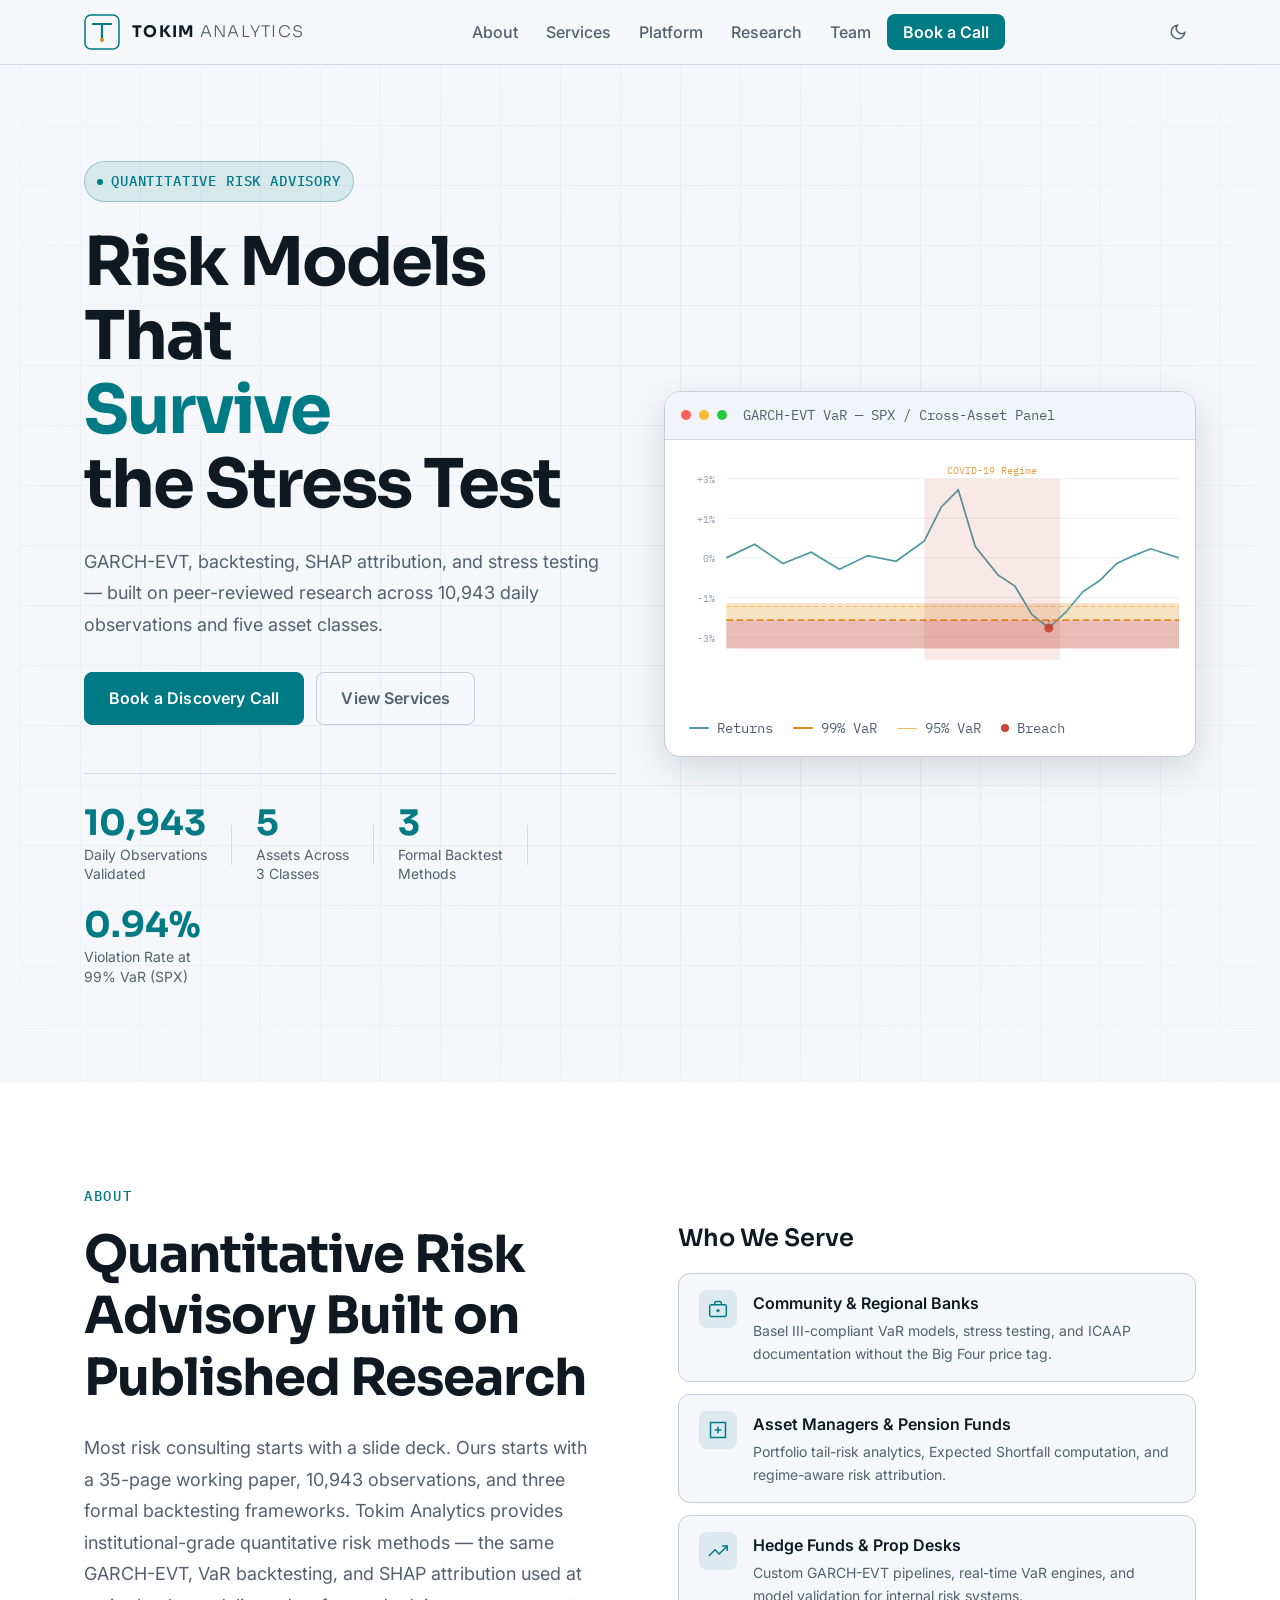
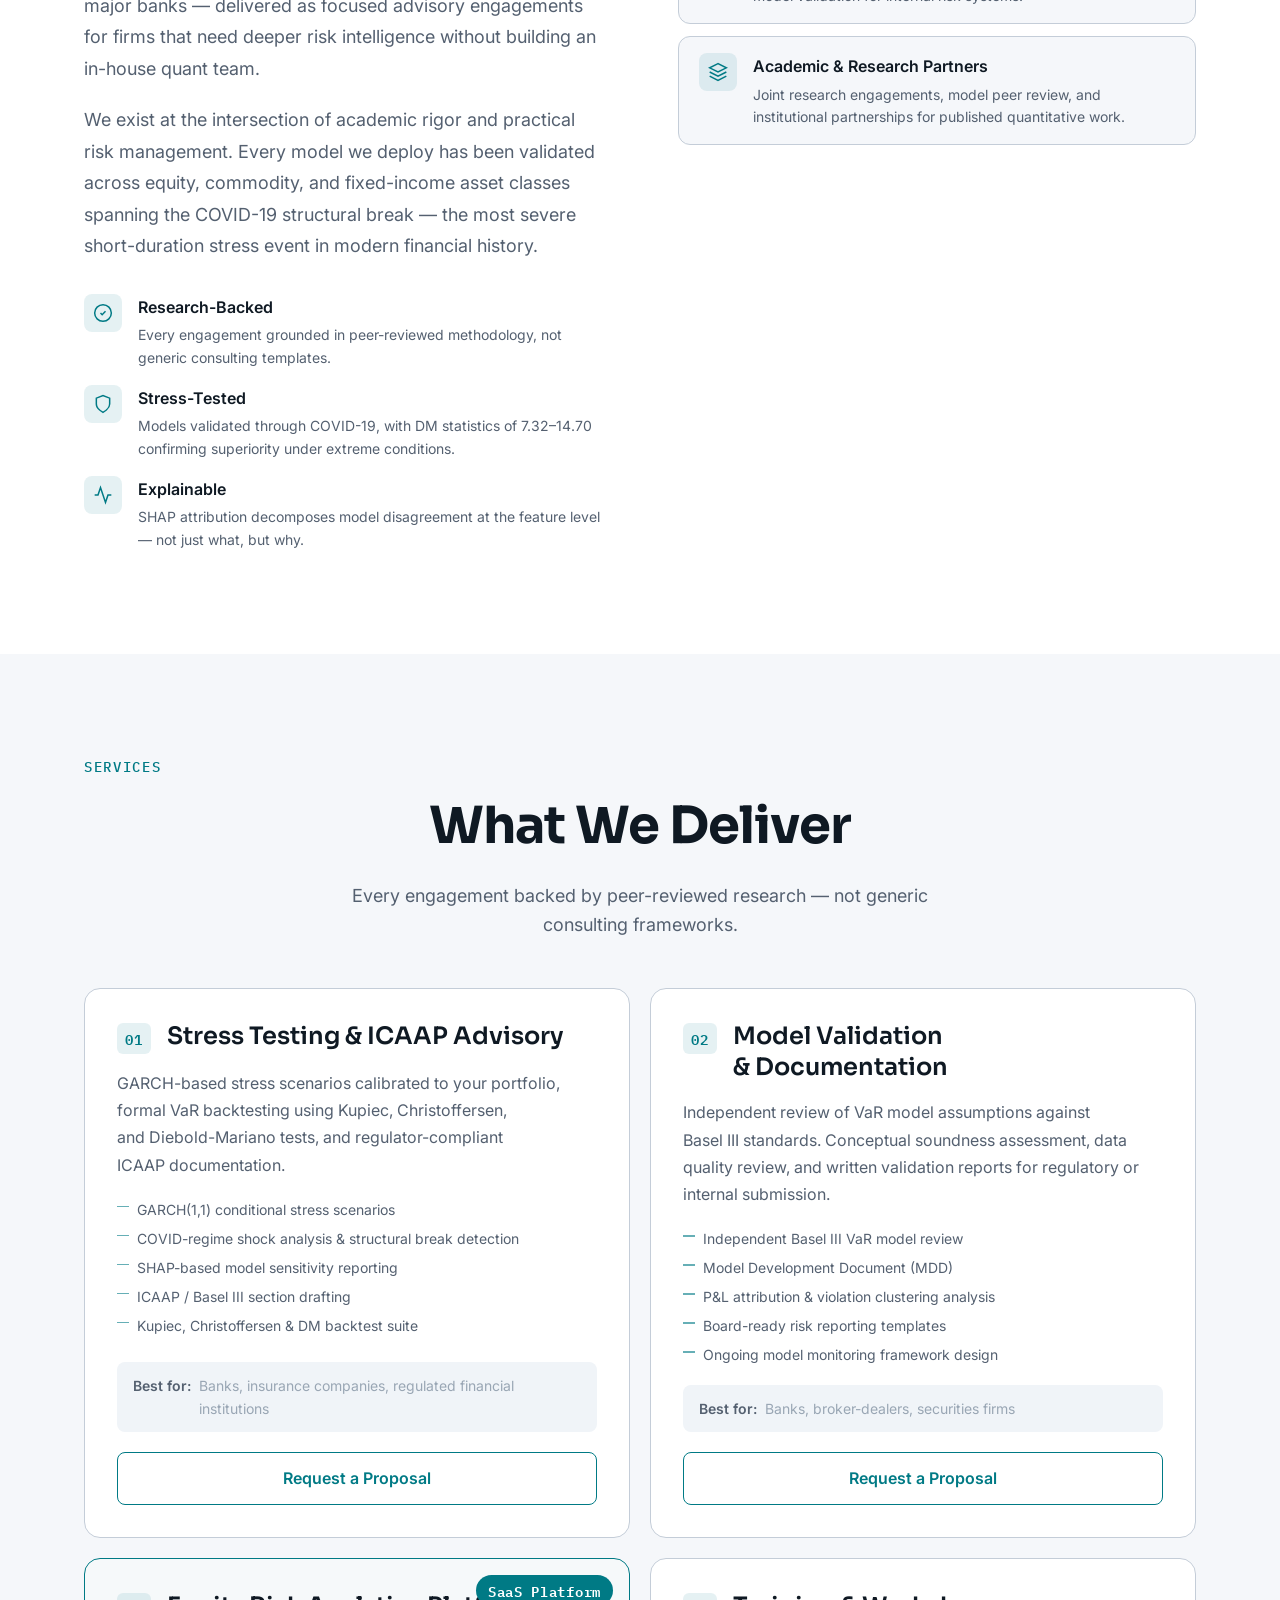
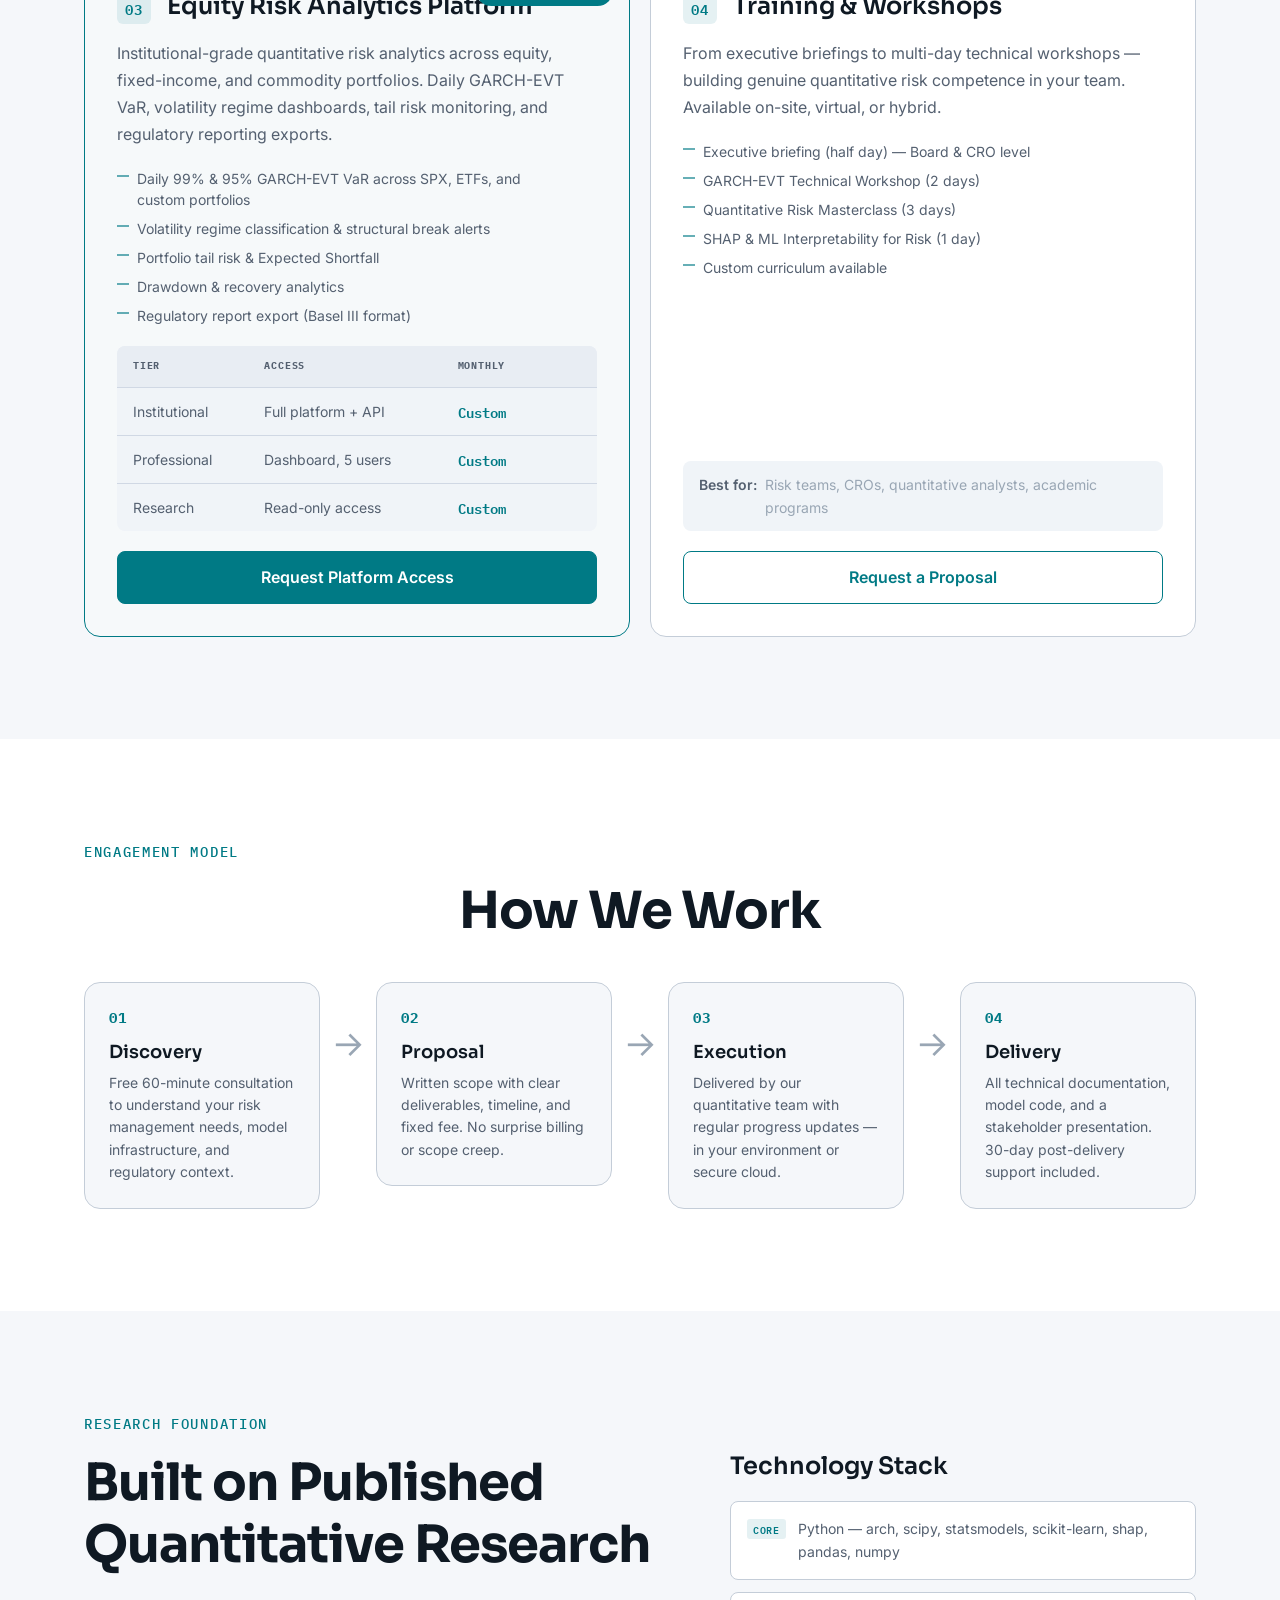
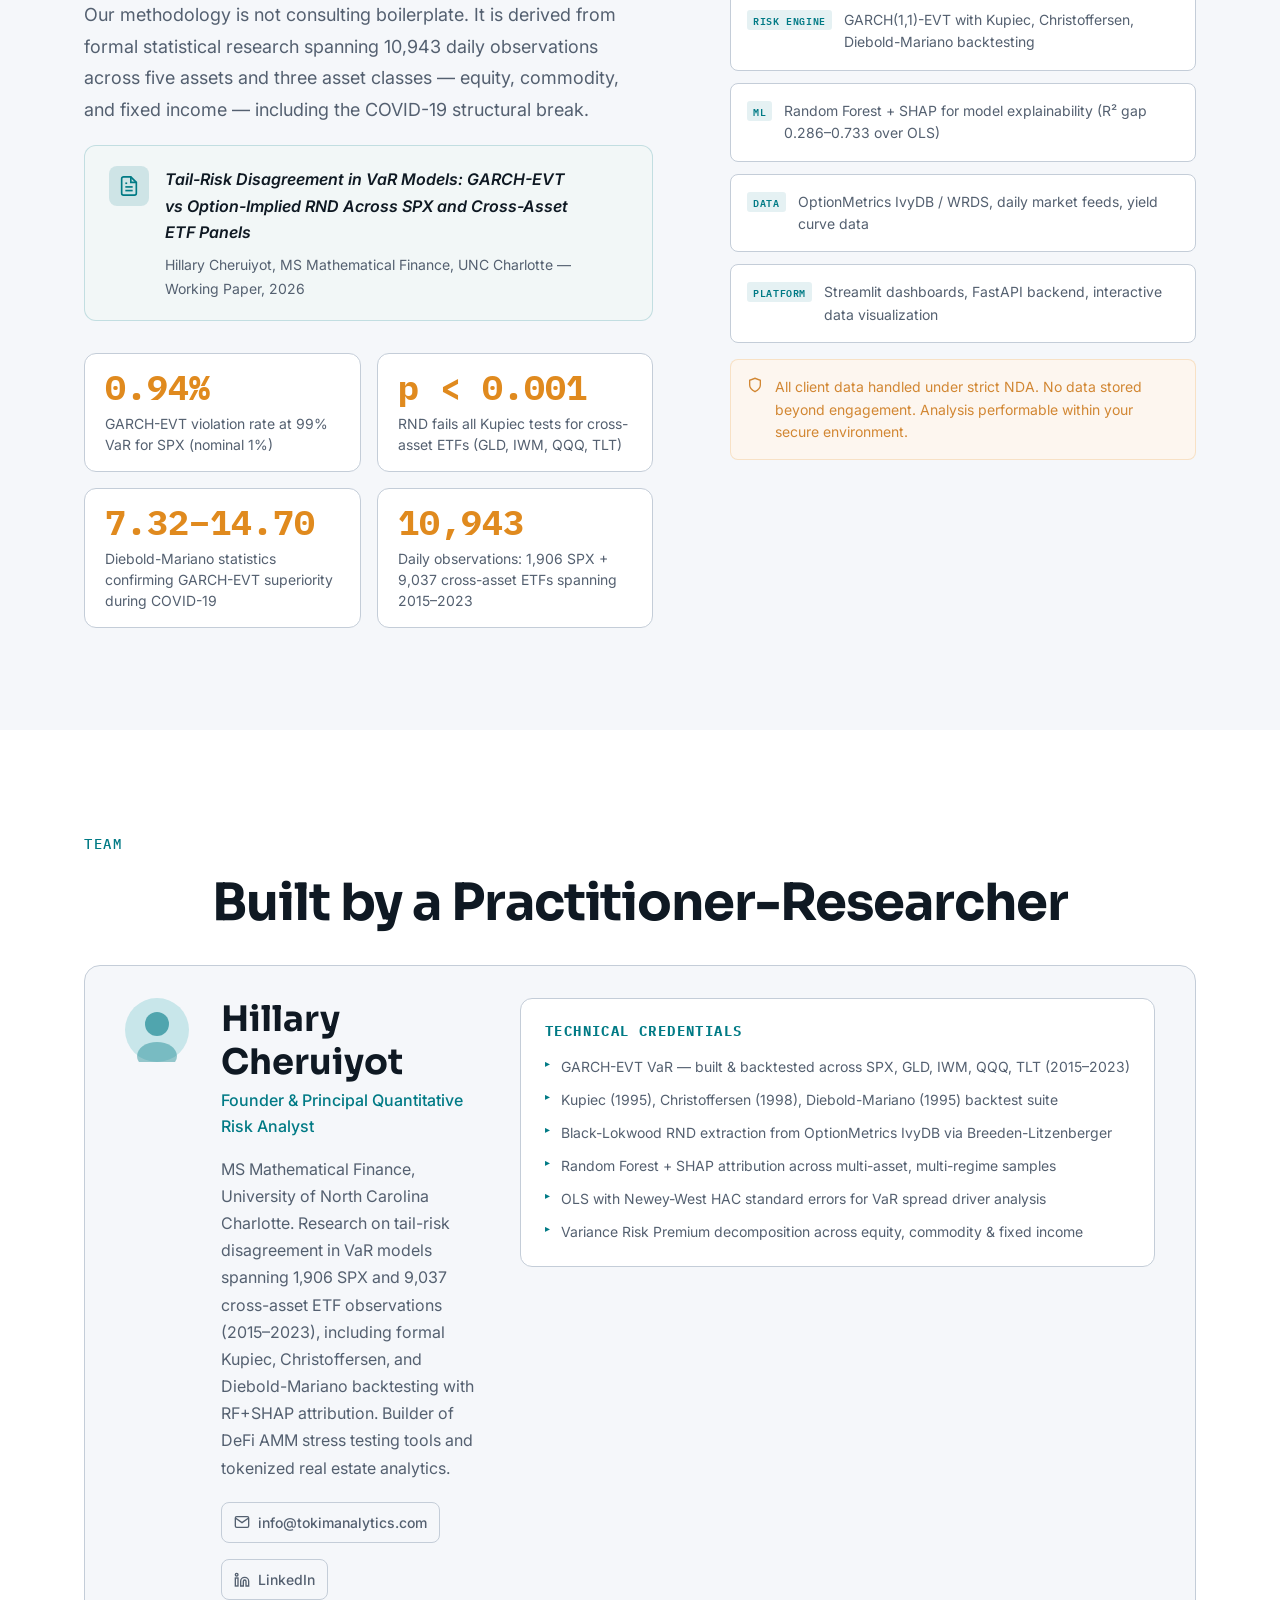
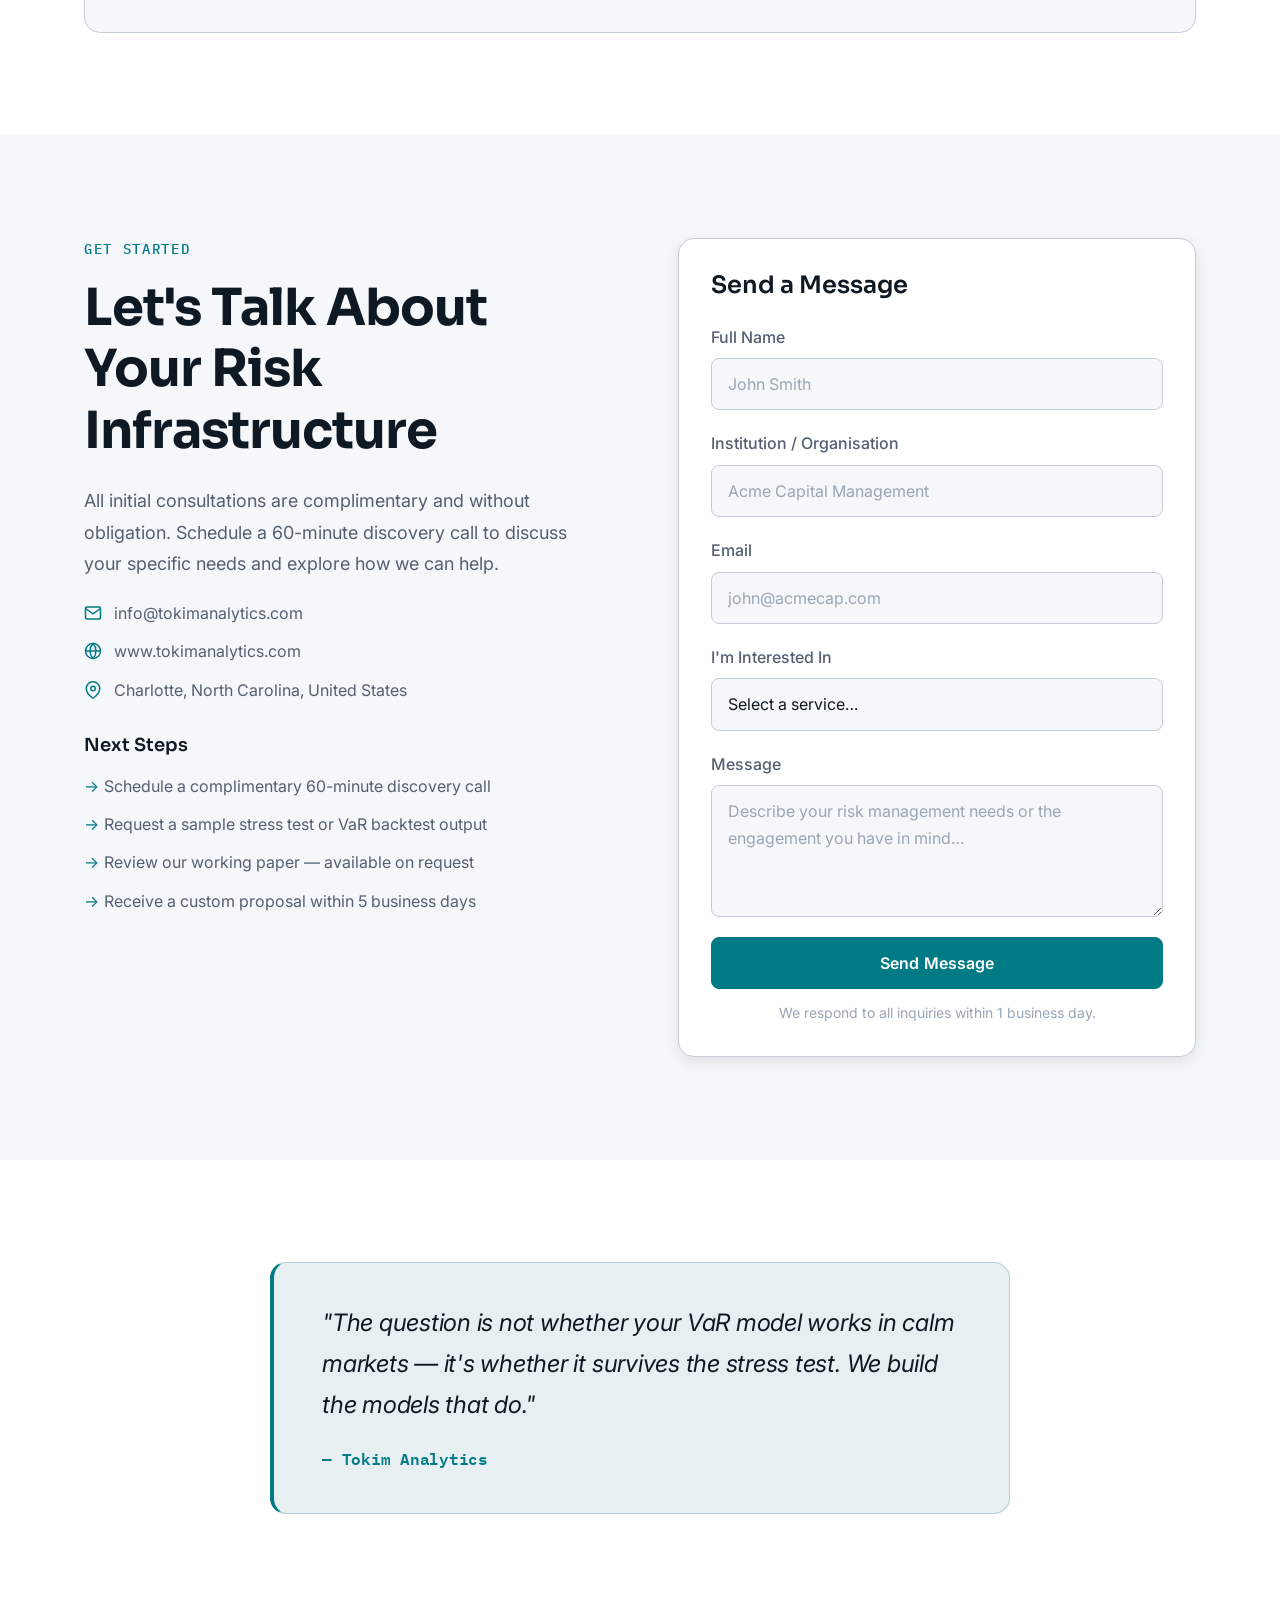
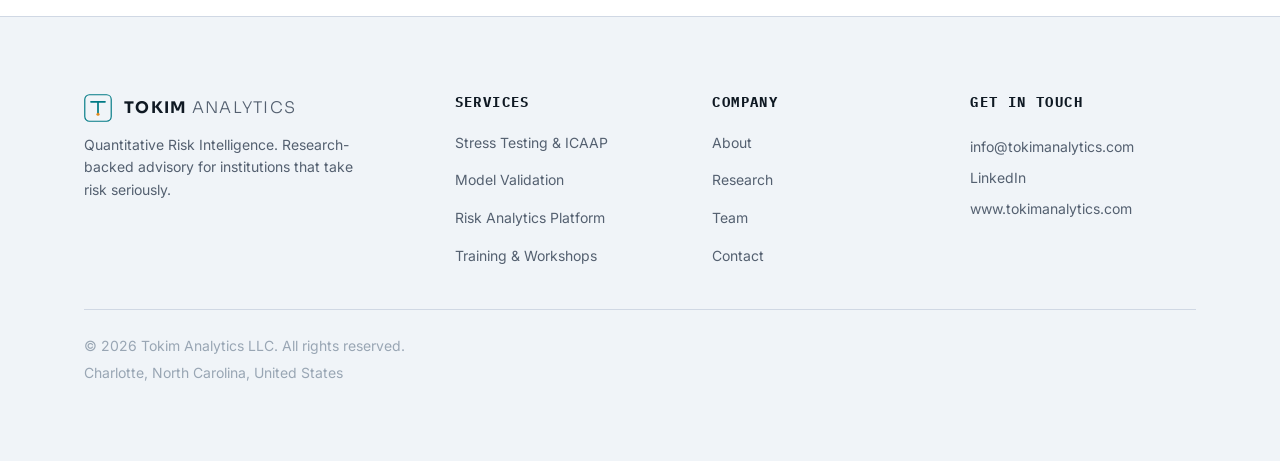
<file: index.html>
<!DOCTYPE html>
<html lang="en" data-theme="dark">
<head>
  <meta charset="UTF-8" />
  <meta name="viewport" content="width=device-width, initial-scale=1.0" />
  <title>Tokim Analytics — Quantitative Risk Intelligence</title>
  <meta name="description" content="Tokim Analytics delivers institutional-grade quantitative risk advisory: GARCH-EVT modeling, stress testing, model validation, and SHAP-driven attribution for banks, asset managers, and hedge funds." />
  <meta property="og:title" content="Tokim Analytics — Quantitative Risk Intelligence" />
  <meta property="og:description" content="Institutional-grade quantitative risk advisory built on peer-reviewed research." />
  <meta property="og:type" content="website" />
  <link rel="preconnect" href="https://fonts.googleapis.com" />
  <link rel="preconnect" href="https://fonts.gstatic.com" crossorigin />
  <link href="https://fonts.googleapis.com/css2?family=Inter:wght@300;400;500;600&family=IBM+Plex+Mono:wght@400;500&family=Sora:wght@300;400;600;700&display=swap" rel="stylesheet" />
  <link rel="stylesheet" href="style.css" />
</head>
<body>

  <!-- HEADER -->
  <header class="header" id="header">
    <div class="header-inner">
      <a href="#" class="logo" aria-label="Tokim Analytics home">
        <svg width="36" height="36" viewBox="0 0 36 36" fill="none" aria-hidden="true">
          <rect x="1" y="1" width="34" height="34" rx="6" stroke="var(--color-primary)" stroke-width="1.5"/>
          <path d="M9 10h18M18 10v16" stroke="var(--color-primary)" stroke-width="2.2" stroke-linecap="round"/>
          <circle cx="18" cy="26" r="2" fill="var(--color-accent)"/>
        </svg>
        <span class="logo-text">TOKIM <span class="logo-thin">ANALYTICS</span></span>
      </a>
      <nav class="nav" aria-label="Primary navigation">
        <ul role="list">
          <li><a href="#about">About</a></li>
          <li><a href="#services">Services</a></li>
          <li><a href="#platform">Platform</a></li>
          <li><a href="#research">Research</a></li>
          <li><a href="#team">Team</a></li>
          <li><a href="#contact" class="nav-cta">Book a Call</a></li>
        </ul>
      </nav>
      <div class="header-actions">
        <button data-theme-toggle aria-label="Switch to light mode" class="theme-toggle">
          <svg width="18" height="18" viewBox="0 0 24 24" fill="none" stroke="currentColor" stroke-width="2"><path d="M21 12.79A9 9 0 1 1 11.21 3 7 7 0 0 0 21 12.79z"/></svg>
        </button>
        <button class="hamburger" id="hamburger" aria-label="Open menu" aria-expanded="false">
          <span></span><span></span><span></span>
        </button>
      </div>
    </div>
  </header>

  <!-- MOBILE MENU -->
  <div class="mobile-menu" id="mobile-menu" aria-hidden="true">
    <nav aria-label="Mobile navigation">
      <ul role="list">
        <li><a href="#about" class="mobile-link">About</a></li>
        <li><a href="#services" class="mobile-link">Services</a></li>
        <li><a href="#platform" class="mobile-link">Platform</a></li>
        <li><a href="#research" class="mobile-link">Research</a></li>
        <li><a href="#team" class="mobile-link">Team</a></li>
        <li><a href="#contact" class="mobile-link mobile-link-cta">Book a Discovery Call</a></li>
      </ul>
    </nav>
  </div>

  <main>

    <!-- HERO -->
    <section class="hero" id="hero">
      <div class="hero-bg-grid" aria-hidden="true"></div>
      <div class="hero-content">
        <div class="hero-badge">
          <span class="badge-dot"></span>
          Quantitative Risk Advisory
        </div>
        <h1 class="hero-headline">
          Risk Models That<br>
          <span class="hero-accent">Survive</span><br>
          the Stress Test
        </h1>
        <p class="hero-sub">
          GARCH-EVT, backtesting, SHAP attribution, and stress testing — built on peer-reviewed research across 10,943 daily observations and five asset classes.
        </p>
        <div class="hero-actions">
          <a href="#contact" class="btn btn-primary">Book a Discovery Call</a>
          <a href="#services" class="btn btn-ghost">View Services</a>
        </div>
        <div class="hero-stats">
          <div class="stat">
            <span class="stat-num">10,943</span>
            <span class="stat-label">Daily Observations<br>Validated</span>
          </div>
          <div class="stat-divider" aria-hidden="true"></div>
          <div class="stat">
            <span class="stat-num">5</span>
            <span class="stat-label">Assets Across<br>3 Classes</span>
          </div>
          <div class="stat-divider" aria-hidden="true"></div>
          <div class="stat">
            <span class="stat-num">3</span>
            <span class="stat-label">Formal Backtest<br>Methods</span>
          </div>
          <div class="stat-divider" aria-hidden="true"></div>
          <div class="stat">
            <span class="stat-num">0.94%</span>
            <span class="stat-label">Violation Rate at<br>99% VaR (SPX)</span>
          </div>
        </div>
      </div>
      <div class="hero-visual" aria-hidden="true">
        <div class="chart-window">
          <div class="window-bar">
            <span class="dot r"></span><span class="dot y"></span><span class="dot g"></span>
            <span class="window-title">GARCH-EVT VaR — SPX / Cross-Asset Panel</span>
          </div>
          <div class="chart-body">
            <svg viewBox="0 0 440 220" fill="none" class="var-chart">
              <line x1="40" y1="20" x2="440" y2="20" stroke="var(--color-grid)" stroke-width="0.5"/>
              <line x1="40" y1="55" x2="440" y2="55" stroke="var(--color-grid)" stroke-width="0.5"/>
              <line x1="40" y1="90" x2="440" y2="90" stroke="var(--color-grid)" stroke-width="0.5"/>
              <line x1="40" y1="125" x2="440" y2="125" stroke="var(--color-grid)" stroke-width="0.5"/>
              <line x1="40" y1="160" x2="440" y2="160" stroke="var(--color-grid)" stroke-width="0.5"/>
              <text x="30" y="24" text-anchor="end" class="chart-label">+3%</text>
              <text x="30" y="59" text-anchor="end" class="chart-label">+1%</text>
              <text x="30" y="94" text-anchor="end" class="chart-label">0%</text>
              <text x="30" y="129" text-anchor="end" class="chart-label">-1%</text>
              <text x="30" y="164" text-anchor="end" class="chart-label">-3%</text>
              <rect x="40" y="145" width="400" height="25" fill="var(--color-var-band)" opacity="0.35"/>
              <rect x="40" y="130" width="400" height="15" fill="var(--color-var-band2)" opacity="0.25"/>
              <polyline points="40,90 65,78 90,95 115,85 140,100 165,88 190,93 215,75 230,45 245,30 260,80 280,105 295,115 310,140 325,152 340,138 355,120 370,110 385,95 400,88 415,82 440,90"
                stroke="var(--color-returns)" stroke-width="1.5" fill="none"/>
              <line x1="40" y1="145" x2="440" y2="145" stroke="var(--color-var99)" stroke-width="1.5" stroke-dasharray="6,3"/>
              <line x1="40" y1="133" x2="440" y2="133" stroke="var(--color-var95)" stroke-width="1" stroke-dasharray="4,3"/>
              <circle cx="325" cy="152" r="4" fill="var(--color-breach)" opacity="0.9"/>
              <line x1="325" y1="145" x2="325" y2="152" stroke="var(--color-breach)" stroke-width="1" stroke-dasharray="2,2"/>
              <rect x="215" y="20" width="120" height="160" fill="var(--color-stress-bg)" opacity="0.12" rx="2"/>
              <text x="275" y="16" text-anchor="middle" class="chart-label chart-label-accent">COVID-19 Regime</text>
            </svg>
            <div class="chart-legend">
              <span class="legend-item"><span class="legend-line returns"></span> Returns</span>
              <span class="legend-item"><span class="legend-line var99"></span> 99% VaR</span>
              <span class="legend-item"><span class="legend-line var95"></span> 95% VaR</span>
              <span class="legend-item"><span class="legend-dot breach"></span> Breach</span>
            </div>
          </div>
        </div>
      </div>
    </section>

    <!-- ABOUT -->
    <section class="section about-section" id="about">
      <div class="container">
        <div class="section-label">About</div>
        <div class="about-grid">
          <div class="about-left">
            <h2 class="section-title">Quantitative Risk Advisory Built on Published Research</h2>
            <p class="body-text">Most risk consulting starts with a slide deck. Ours starts with a 35-page working paper, 10,943 observations, and three formal backtesting frameworks. Tokim Analytics provides institutional-grade quantitative risk methods — the same GARCH-EVT, VaR backtesting, and SHAP attribution used at major banks — delivered as focused advisory engagements for firms that need deeper risk intelligence without building an in-house quant team.</p>
            <p class="body-text">We exist at the intersection of academic rigor and practical risk management. Every model we deploy has been validated across equity, commodity, and fixed-income asset classes spanning the COVID-19 structural break — the most severe short-duration stress event in modern financial history.</p>
            <div class="value-props">
              <div class="value-prop">
                <div class="vp-icon">
                  <svg width="20" height="20" viewBox="0 0 24 24" fill="none" stroke="currentColor" stroke-width="1.8"><path d="M9 12l2 2 4-4"/><circle cx="12" cy="12" r="10"/></svg>
                </div>
                <div>
                  <strong>Research-Backed</strong>
                  <p>Every engagement grounded in peer-reviewed methodology, not generic consulting templates.</p>
                </div>
              </div>
              <div class="value-prop">
                <div class="vp-icon">
                  <svg width="20" height="20" viewBox="0 0 24 24" fill="none" stroke="currentColor" stroke-width="1.8"><path d="M12 22s8-4 8-10V5l-8-3-8 3v7c0 6 8 10 8 10z"/></svg>
                </div>
                <div>
                  <strong>Stress-Tested</strong>
                  <p>Models validated through COVID-19, with DM statistics of 7.32–14.70 confirming superiority under extreme conditions.</p>
                </div>
              </div>
              <div class="value-prop">
                <div class="vp-icon">
                  <svg width="20" height="20" viewBox="0 0 24 24" fill="none" stroke="currentColor" stroke-width="1.8"><polyline points="22 12 18 12 15 21 9 3 6 12 2 12"/></svg>
                </div>
                <div>
                  <strong>Explainable</strong>
                  <p>SHAP attribution decomposes model disagreement at the feature level — not just what, but why.</p>
                </div>
              </div>
            </div>
          </div>
          <div class="about-right">
            <h3 class="subsection-title">Who We Serve</h3>
            <div class="market-cards">
              <div class="market-card">
                <div class="market-icon">
                  <svg width="20" height="20" viewBox="0 0 24 24" fill="none" stroke="currentColor" stroke-width="1.8"><rect x="2" y="7" width="20" height="14" rx="2"/><path d="M16 7V5a2 2 0 0 0-2-2h-4a2 2 0 0 0-2 2v2"/><line x1="12" y1="12" x2="12" y2="16"/><line x1="10" y1="14" x2="14" y2="14"/></svg>
                </div>
                <div>
                  <strong>Community &amp; Regional Banks</strong>
                  <p>Basel III-compliant VaR models, stress testing, and ICAAP documentation without the Big Four price tag.</p>
                </div>
              </div>
              <div class="market-card">
                <div class="market-icon">
                  <svg width="20" height="20" viewBox="0 0 24 24" fill="none" stroke="currentColor" stroke-width="1.8"><path d="M3 3h18v18H3zM8 12h8M12 8v8"/></svg>
                </div>
                <div>
                  <strong>Asset Managers &amp; Pension Funds</strong>
                  <p>Portfolio tail-risk analytics, Expected Shortfall computation, and regime-aware risk attribution.</p>
                </div>
              </div>
              <div class="market-card">
                <div class="market-icon">
                  <svg width="20" height="20" viewBox="0 0 24 24" fill="none" stroke="currentColor" stroke-width="1.8"><polyline points="23 6 13.5 15.5 8.5 10.5 1 18"/><polyline points="17 6 23 6 23 12"/></svg>
                </div>
                <div>
                  <strong>Hedge Funds &amp; Prop Desks</strong>
                  <p>Custom GARCH-EVT pipelines, real-time VaR engines, and model validation for internal risk systems.</p>
                </div>
              </div>
              <div class="market-card">
                <div class="market-icon">
                  <svg width="20" height="20" viewBox="0 0 24 24" fill="none" stroke="currentColor" stroke-width="1.8"><polygon points="12 2 2 7 12 12 22 7 12 2"/><polyline points="2 17 12 22 22 17"/><polyline points="2 12 12 17 22 12"/></svg>
                </div>
                <div>
                  <strong>Academic &amp; Research Partners</strong>
                  <p>Joint research engagements, model peer review, and institutional partnerships for published quantitative work.</p>
                </div>
              </div>
            </div>
          </div>
        </div>
      </div>
    </section>

    <!-- SERVICES -->
    <section class="section services-section" id="services">
      <div class="container">
        <div class="section-label">Services</div>
        <h2 class="section-title centered">What We Deliver</h2>
        <p class="section-sub centered">Every engagement backed by peer-reviewed research — not generic consulting frameworks.</p>

        <div class="services-grid">

          <!-- Service 1 -->
          <div class="service-card">
            <div class="service-header">
              <span class="service-num">01</span>
              <h3>Stress Testing &amp; ICAAP Advisory</h3>
            </div>
            <p class="service-desc">GARCH-based stress scenarios calibrated to your portfolio, formal VaR backtesting using Kupiec, Christoffersen, and Diebold-Mariano tests, and regulator-compliant ICAAP documentation.</p>
            <ul class="service-features" role="list">
              <li>GARCH(1,1) conditional stress scenarios</li>
              <li>COVID-regime shock analysis &amp; structural break detection</li>
              <li>SHAP-based model sensitivity reporting</li>
              <li>ICAAP / Basel III section drafting</li>
              <li>Kupiec, Christoffersen &amp; DM backtest suite</li>
            </ul>
            <div class="service-audience">
              <span>Best for:</span> Banks, insurance companies, regulated financial institutions
            </div>
            <a href="#contact" class="service-cta">Request a Proposal</a>
          </div>

          <!-- Service 2 -->
          <div class="service-card">
            <div class="service-header">
              <span class="service-num">02</span>
              <h3>Model Validation &amp; Documentation</h3>
            </div>
            <p class="service-desc">Independent review of VaR model assumptions against Basel III standards. Conceptual soundness assessment, data quality review, and written validation reports for regulatory or internal submission.</p>
            <ul class="service-features" role="list">
              <li>Independent Basel III VaR model review</li>
              <li>Model Development Document (MDD)</li>
              <li>P&amp;L attribution &amp; violation clustering analysis</li>
              <li>Board-ready risk reporting templates</li>
              <li>Ongoing model monitoring framework design</li>
            </ul>
            <div class="service-audience">
              <span>Best for:</span> Banks, broker-dealers, securities firms
            </div>
            <a href="#contact" class="service-cta">Request a Proposal</a>
          </div>

          <!-- Service 3 -->
          <div class="service-card service-card-featured" id="platform">
            <div class="service-badge">SaaS Platform</div>
            <div class="service-header">
              <span class="service-num">03</span>
              <h3>Equity Risk Analytics Platform</h3>
            </div>
            <p class="service-desc">Institutional-grade quantitative risk analytics across equity, fixed-income, and commodity portfolios. Daily GARCH-EVT VaR, volatility regime dashboards, tail risk monitoring, and regulatory reporting exports.</p>
            <ul class="service-features" role="list">
              <li>Daily 99% &amp; 95% GARCH-EVT VaR across SPX, ETFs, and custom portfolios</li>
              <li>Volatility regime classification &amp; structural break alerts</li>
              <li>Portfolio tail risk &amp; Expected Shortfall</li>
              <li>Drawdown &amp; recovery analytics</li>
              <li>Regulatory report export (Basel III format)</li>
            </ul>
            <div class="platform-tiers">
              <div class="pt-row pt-header">
                <span>Tier</span><span>Access</span><span>Monthly</span>
              </div>
              <div class="pt-row">
                <span>Institutional</span><span>Full platform + API</span><span class="price-tag">Custom</span>
              </div>
              <div class="pt-row">
                <span>Professional</span><span>Dashboard, 5 users</span><span class="price-tag">Custom</span>
              </div>
              <div class="pt-row">
                <span>Research</span><span>Read-only access</span><span class="price-tag">Custom</span>
              </div>
            </div>
            <a href="#contact" class="service-cta service-cta-primary">Request Platform Access</a>
          </div>

          <!-- Service 4 -->
          <div class="service-card">
            <div class="service-header">
              <span class="service-num">04</span>
              <h3>Training &amp; Workshops</h3>
            </div>
            <p class="service-desc">From executive briefings to multi-day technical workshops — building genuine quantitative risk competence in your team. Available on-site, virtual, or hybrid.</p>
            <ul class="service-features" role="list">
              <li>Executive briefing (half day) — Board &amp; CRO level</li>
              <li>GARCH-EVT Technical Workshop (2 days)</li>
              <li>Quantitative Risk Masterclass (3 days)</li>
              <li>SHAP &amp; ML Interpretability for Risk (1 day)</li>
              <li>Custom curriculum available</li>
            </ul>
            <div class="service-audience">
              <span>Best for:</span> Risk teams, CROs, quantitative analysts, academic programs
            </div>
            <a href="#contact" class="service-cta">Request a Proposal</a>
          </div>

        </div>
      </div>
    </section>

    <!-- HOW WE WORK -->
    <section class="section process-section">
      <div class="container">
        <div class="section-label">Engagement Model</div>
        <h2 class="section-title centered">How We Work</h2>
        <div class="process-steps">
          <div class="process-step">
            <div class="step-num">01</div>
            <h3>Discovery</h3>
            <p>Free 60-minute consultation to understand your risk management needs, model infrastructure, and regulatory context.</p>
          </div>
          <div class="process-arrow" aria-hidden="true">→</div>
          <div class="process-step">
            <div class="step-num">02</div>
            <h3>Proposal</h3>
            <p>Written scope with clear deliverables, timeline, and fixed fee. No surprise billing or scope creep.</p>
          </div>
          <div class="process-arrow" aria-hidden="true">→</div>
          <div class="process-step">
            <div class="step-num">03</div>
            <h3>Execution</h3>
            <p>Delivered by our quantitative team with regular progress updates — in your environment or secure cloud.</p>
          </div>
          <div class="process-arrow" aria-hidden="true">→</div>
          <div class="process-step">
            <div class="step-num">04</div>
            <h3>Delivery</h3>
            <p>All technical documentation, model code, and a stakeholder presentation. 30-day post-delivery support included.</p>
          </div>
        </div>
      </div>
    </section>

    <!-- RESEARCH -->
    <section class="section research-section" id="research">
      <div class="container">
        <div class="section-label">Research Foundation</div>
        <div class="research-grid">
          <div class="research-text">
            <h2 class="section-title">Built on Published Quantitative Research</h2>
            <p class="body-text">Our methodology is not consulting boilerplate. It is derived from formal statistical research spanning 10,943 daily observations across five assets and three asset classes — equity, commodity, and fixed income — including the COVID-19 structural break.</p>
            <div class="paper-card">
              <div class="paper-icon">
                <svg width="22" height="22" viewBox="0 0 24 24" fill="none" stroke="currentColor" stroke-width="1.8"><path d="M14 2H6a2 2 0 0 0-2 2v16a2 2 0 0 0 2 2h12a2 2 0 0 0 2-2V8z"/><polyline points="14 2 14 8 20 8"/><line x1="16" y1="13" x2="8" y2="13"/><line x1="16" y1="17" x2="8" y2="17"/><polyline points="10 9 9 9 8 9"/></svg>
              </div>
              <div>
                <p class="paper-title">Tail-Risk Disagreement in VaR Models: GARCH-EVT vs Option-Implied RND Across SPX and Cross-Asset ETF Panels</p>
                <p class="paper-meta">Hillary Cheruiyot, MS Mathematical Finance, UNC Charlotte — Working Paper, 2026</p>
              </div>
            </div>
            <div class="findings-grid">
              <div class="finding">
                <div class="finding-num">0.94%</div>
                <div class="finding-text">GARCH-EVT violation rate at 99% VaR for SPX (nominal 1%)</div>
              </div>
              <div class="finding">
                <div class="finding-num">p &lt; 0.001</div>
                <div class="finding-text">RND fails all Kupiec tests for cross-asset ETFs (GLD, IWM, QQQ, TLT)</div>
              </div>
              <div class="finding">
                <div class="finding-num">7.32–14.70</div>
                <div class="finding-text">Diebold-Mariano statistics confirming GARCH-EVT superiority during COVID-19</div>
              </div>
              <div class="finding">
                <div class="finding-num">10,943</div>
                <div class="finding-text">Daily observations: 1,906 SPX + 9,037 cross-asset ETFs spanning 2015–2023</div>
              </div>
            </div>
          </div>
          <div class="research-stack">
            <h3 class="subsection-title">Technology Stack</h3>
            <div class="stack-list">
              <div class="stack-item">
                <span class="stack-tag">Core</span>
                <span>Python — arch, scipy, statsmodels, scikit-learn, shap, pandas, numpy</span>
              </div>
              <div class="stack-item">
                <span class="stack-tag">Risk Engine</span>
                <span>GARCH(1,1)-EVT with Kupiec, Christoffersen, Diebold-Mariano backtesting</span>
              </div>
              <div class="stack-item">
                <span class="stack-tag">ML</span>
                <span>Random Forest + SHAP for model explainability (R&sup2; gap 0.286–0.733 over OLS)</span>
              </div>
              <div class="stack-item">
                <span class="stack-tag">Data</span>
                <span>OptionMetrics IvyDB / WRDS, daily market feeds, yield curve data</span>
              </div>
              <div class="stack-item">
                <span class="stack-tag">Platform</span>
                <span>Streamlit dashboards, FastAPI backend, interactive data visualization</span>
              </div>
            </div>
            <div class="security-note">
              <svg width="16" height="16" viewBox="0 0 24 24" fill="none" stroke="currentColor" stroke-width="2"><path d="M12 22s8-4 8-10V5l-8-3-8 3v7c0 6 8 10 8 10z"/></svg>
              All client data handled under strict NDA. No data stored beyond engagement. Analysis performable within your secure environment.
            </div>
          </div>
        </div>
      </div>
    </section>

    <!-- TEAM -->
    <section class="section team-section" id="team">
      <div class="container">
        <div class="section-label">Team</div>
        <h2 class="section-title centered">Built by a Practitioner-Researcher</h2>
        <div class="team-card">
          <div class="team-avatar" aria-hidden="true">
            <svg width="64" height="64" viewBox="0 0 64 64" fill="none">
              <circle cx="32" cy="32" r="32" fill="var(--color-primary-highlight)"/>
              <circle cx="32" cy="26" r="12" fill="var(--color-primary)" opacity="0.6"/>
              <ellipse cx="32" cy="58" rx="20" ry="14" fill="var(--color-primary)" opacity="0.4"/>
            </svg>
          </div>
          <div class="team-info">
            <h3>Hillary Cheruiyot</h3>
            <p class="team-title">Founder &amp; Principal Quantitative Risk Analyst</p>
            <p class="team-bio">MS Mathematical Finance, University of North Carolina Charlotte. Research on tail-risk disagreement in VaR models spanning 1,906 SPX and 9,037 cross-asset ETF observations (2015–2023), including formal Kupiec, Christoffersen, and Diebold-Mariano backtesting with RF+SHAP attribution. Builder of DeFi AMM stress testing tools and tokenized real estate analytics.</p>
            <div class="team-links">
              <a href="mailto:info@tokimanalytics.com" class="team-link">
                <svg width="16" height="16" viewBox="0 0 24 24" fill="none" stroke="currentColor" stroke-width="2"><path d="M4 4h16c1.1 0 2 .9 2 2v12c0 1.1-.9 2-2 2H4c-1.1 0-2-.9-2-2V6c0-1.1.9-2 2-2z"/><polyline points="22,6 12,13 2,6"/></svg>
                info@tokimanalytics.com
              </a>
              <a href="https://linkedin.com/in/hillary-cheruiyot" target="_blank" rel="noopener" class="team-link">
                <svg width="16" height="16" viewBox="0 0 24 24" fill="none" stroke="currentColor" stroke-width="2"><path d="M16 8a6 6 0 0 1 6 6v7h-4v-7a2 2 0 0 0-2-2 2 2 0 0 0-2 2v7h-4v-7a6 6 0 0 1 6-6z"/><rect x="2" y="9" width="4" height="12"/><circle cx="4" cy="4" r="2"/></svg>
                LinkedIn
              </a>
            </div>
          </div>
          <div class="credentials-list">
            <h4>Technical Credentials</h4>
            <ul role="list">
              <li>GARCH-EVT VaR — built &amp; backtested across SPX, GLD, IWM, QQQ, TLT (2015–2023)</li>
              <li>Kupiec (1995), Christoffersen (1998), Diebold-Mariano (1995) backtest suite</li>
              <li>Black-Lokwood RND extraction from OptionMetrics IvyDB via Breeden-Litzenberger</li>
              <li>Random Forest + SHAP attribution across multi-asset, multi-regime samples</li>
              <li>OLS with Newey-West HAC standard errors for VaR spread driver analysis</li>
              <li>Variance Risk Premium decomposition across equity, commodity &amp; fixed income</li>
            </ul>
          </div>
        </div>
      </div>
    </section>

    <!-- CONTACT -->
    <section class="section contact-section" id="contact">
      <div class="container">
        <div class="contact-inner">
          <div class="contact-text">
            <div class="section-label">Get Started</div>
            <h2 class="section-title">Let's Talk About Your Risk Infrastructure</h2>
            <p class="body-text">All initial consultations are complimentary and without obligation. Schedule a 60-minute discovery call to discuss your specific needs and explore how we can help.</p>
            <div class="contact-details">
              <div class="contact-item">
                <svg width="18" height="18" viewBox="0 0 24 24" fill="none" stroke="currentColor" stroke-width="2"><path d="M4 4h16c1.1 0 2 .9 2 2v12c0 1.1-.9 2-2 2H4c-1.1 0-2-.9-2-2V6c0-1.1.9-2 2-2z"/><polyline points="22,6 12,13 2,6"/></svg>
                <a href="mailto:info@tokimanalytics.com">info@tokimanalytics.com</a>
              </div>
              <div class="contact-item">
                <svg width="18" height="18" viewBox="0 0 24 24" fill="none" stroke="currentColor" stroke-width="2"><circle cx="12" cy="12" r="10"/><line x1="2" y1="12" x2="22" y2="12"/><path d="M12 2a15.3 15.3 0 0 1 4 10 15.3 15.3 0 0 1-4 10 15.3 15.3 0 0 1-4-10 15.3 15.3 0 0 1 4-10z"/></svg>
                <a href="https://www.tokimanalytics.com">www.tokimanalytics.com</a>
              </div>
              <div class="contact-item">
                <svg width="18" height="18" viewBox="0 0 24 24" fill="none" stroke="currentColor" stroke-width="2"><path d="M21 10c0 7-9 13-9 13s-9-6-9-13a9 9 0 0 1 18 0z"/><circle cx="12" cy="10" r="3"/></svg>
                <span>Charlotte, North Carolina, United States</span>
              </div>
            </div>
            <div class="next-steps">
              <h3>Next Steps</h3>
              <ul role="list">
                <li>Schedule a complimentary 60-minute discovery call</li>
                <li>Request a sample stress test or VaR backtest output</li>
                <li>Review our working paper — available on request</li>
                <li>Receive a custom proposal within 5 business days</li>
              </ul>
            </div>
          </div>
          <div class="contact-form-wrap">
            <form class="contact-form" id="contact-form" novalidate>
              <h3>Send a Message</h3>
              <div class="form-group">
                <label for="name">Full Name</label>
                <input type="text" id="name" name="name" placeholder="John Smith" required />
              </div>
              <div class="form-group">
                <label for="org">Institution / Organisation</label>
                <input type="text" id="org" name="org" placeholder="Acme Capital Management" />
              </div>
              <div class="form-group">
                <label for="email">Email</label>
                <input type="email" id="email" name="email" placeholder="john@acmecap.com" required />
              </div>
              <div class="form-group">
                <label for="interest">I'm Interested In</label>
                <select id="interest" name="interest">
                  <option value="">Select a service…</option>
                  <option value="stress">Stress Testing &amp; ICAAP Advisory</option>
                  <option value="validation">Model Validation &amp; Documentation</option>
                  <option value="platform">Risk Analytics Platform</option>
                  <option value="training">Training &amp; Workshops</option>
                  <option value="research">Research Partnership</option>
                  <option value="other">Other / General Inquiry</option>
                </select>
              </div>
              <div class="form-group">
                <label for="message">Message</label>
                <textarea id="message" name="message" rows="4" placeholder="Describe your risk management needs or the engagement you have in mind…"></textarea>
              </div>
              <button type="submit" class="btn btn-primary btn-full">Send Message</button>
              <p class="form-note">We respond to all inquiries within 1 business day.</p>
            </form>
          </div>
        </div>
      </div>
    </section>

    <!-- CLOSING -->
    <section class="closing-section">
      <div class="container">
        <blockquote class="closing-quote">
          "The question is not whether your VaR model works in calm markets — it's whether it survives the stress test. We build the models that do."
          <footer>— Tokim Analytics</footer>
        </blockquote>
      </div>
    </section>

  </main>

  <!-- FOOTER -->
  <footer class="footer">
    <div class="container">
      <div class="footer-grid">
        <div class="footer-brand">
          <a href="#" class="logo" aria-label="Tokim Analytics home">
            <svg width="28" height="28" viewBox="0 0 36 36" fill="none" aria-hidden="true">
              <rect x="1" y="1" width="34" height="34" rx="6" stroke="var(--color-primary)" stroke-width="1.5"/>
              <path d="M9 10h18M18 10v16" stroke="var(--color-primary)" stroke-width="2.2" stroke-linecap="round"/>
              <circle cx="18" cy="26" r="2" fill="var(--color-accent)"/>
            </svg>
            <span class="logo-text">TOKIM <span class="logo-thin">ANALYTICS</span></span>
          </a>
          <p>Quantitative Risk Intelligence. Research-backed advisory for institutions that take risk seriously.</p>
        </div>
        <div class="footer-links">
          <h4>Services</h4>
          <ul role="list">
            <li><a href="#services">Stress Testing &amp; ICAAP</a></li>
            <li><a href="#services">Model Validation</a></li>
            <li><a href="#platform">Risk Analytics Platform</a></li>
            <li><a href="#services">Training &amp; Workshops</a></li>
          </ul>
        </div>
        <div class="footer-links">
          <h4>Company</h4>
          <ul role="list">
            <li><a href="#about">About</a></li>
            <li><a href="#research">Research</a></li>
            <li><a href="#team">Team</a></li>
            <li><a href="#contact">Contact</a></li>
          </ul>
        </div>
        <div class="footer-contact">
          <h4>Get in Touch</h4>
          <a href="mailto:info@tokimanalytics.com">info@tokimanalytics.com</a>
          <a href="https://linkedin.com/in/hillary-cheruiyot" target="_blank" rel="noopener">LinkedIn</a>
          <a href="https://www.tokimanalytics.com">www.tokimanalytics.com</a>
        </div>
      </div>
      <div class="footer-bottom">
        <p>&copy; 2026 Tokim Analytics LLC. All rights reserved.</p>
        <p>Charlotte, North Carolina, United States</p>
      </div>
    </div>
  </footer>

  <script src="main.js"></script>
<script data-pplx-inline-edit>
(function(){
  if(window===window.top)return;
  function inlineAll(orig,clone){
    if(orig.nodeType!==1)return;
    try{
      var cs=getComputedStyle(orig);
      var t='';
      for(var i=0;i<cs.length;i++){t+=cs[i]+':'+cs.getPropertyValue(cs[i])+';';}
      clone.style.cssText=t;
    }catch(e){}
    var oc=orig.children,cc=clone.children;
    for(var j=0;j<oc.length&&j<cc.length;j++){inlineAll(oc[j],cc[j]);}
  }
  function stripExternal(clone){
    var imgs=clone.querySelectorAll('img');
    for(var i=0;i<imgs.length;i++){
      var s=imgs[i].getAttribute('src');
      if(s&&!s.startsWith('data:'))imgs[i].removeAttribute('src');
    }
    var all=clone.querySelectorAll('*');
    for(var i=0;i<all.length;i++){
      var st=all[i].style.cssText;
      if(st&&st.indexOf('url(')>=0){
        all[i].style.cssText=st.replace(/url\(["']?(?!data:)[^)"']*["']?\)/gi,'none');
      }
    }
  }
  window.addEventListener('message',function(e){
    if(!e.data||e.data.type!=='INLINE_EDIT_CAPTURE_REQUEST')return;
    var scrollX=window.scrollX||window.pageXOffset||0;
    var scrollY=window.scrollY||window.pageYOffset||0;
    var w=window.innerWidth,h=window.innerHeight;
    try{
      var clone=document.documentElement.cloneNode(true);
      var rm=clone.querySelectorAll('script,link[rel="stylesheet"],style');
      for(var i=0;i<rm.length;i++){rm[i].remove();}
      inlineAll(document.documentElement,clone);
      stripExternal(clone);
      var html=new XMLSerializer().serializeToString(clone);
      var svg='<svg xmlns="http://www.w3.org/2000/svg" width="'+w+'" height="'+h+'">'
        +'<foreignObject width="100%" height="100%">'
        +'<div xmlns="http://www.w3.org/1999/xhtml" style="width:'+w+'px;height:'+h+'px;overflow:hidden">'
        +'<div style="transform:translate(-'+scrollX+'px,-'+scrollY+'px);transform-origin:top left">'
        +html+'</div></div></foreignObject></svg>';
      var svgUrl='data:image/svg+xml;charset=utf-8,'+encodeURIComponent(svg);
      var img=new Image();
      img.onload=function(){
        var c=document.createElement('canvas');c.width=w;c.height=h;
        c.getContext('2d').drawImage(img,0,0);
        window.parent.postMessage({type:'INLINE_EDIT_SCREENSHOT_RESULT',dataUrl:c.toDataURL('image/png'),scrollX:scrollX,scrollY:scrollY},'*');
      };
      img.onerror=function(){
        window.parent.postMessage({type:'INLINE_EDIT_SCREENSHOT_RESULT',dataUrl:null,scrollX:scrollX,scrollY:scrollY},'*');
      };
      img.src=svgUrl;
    }catch(err){
      window.parent.postMessage({type:'INLINE_EDIT_SCREENSHOT_RESULT',dataUrl:null,scrollX:scrollX,scrollY:scrollY},'*');
    }
  });
})();
</script></body>
</html>
</file>
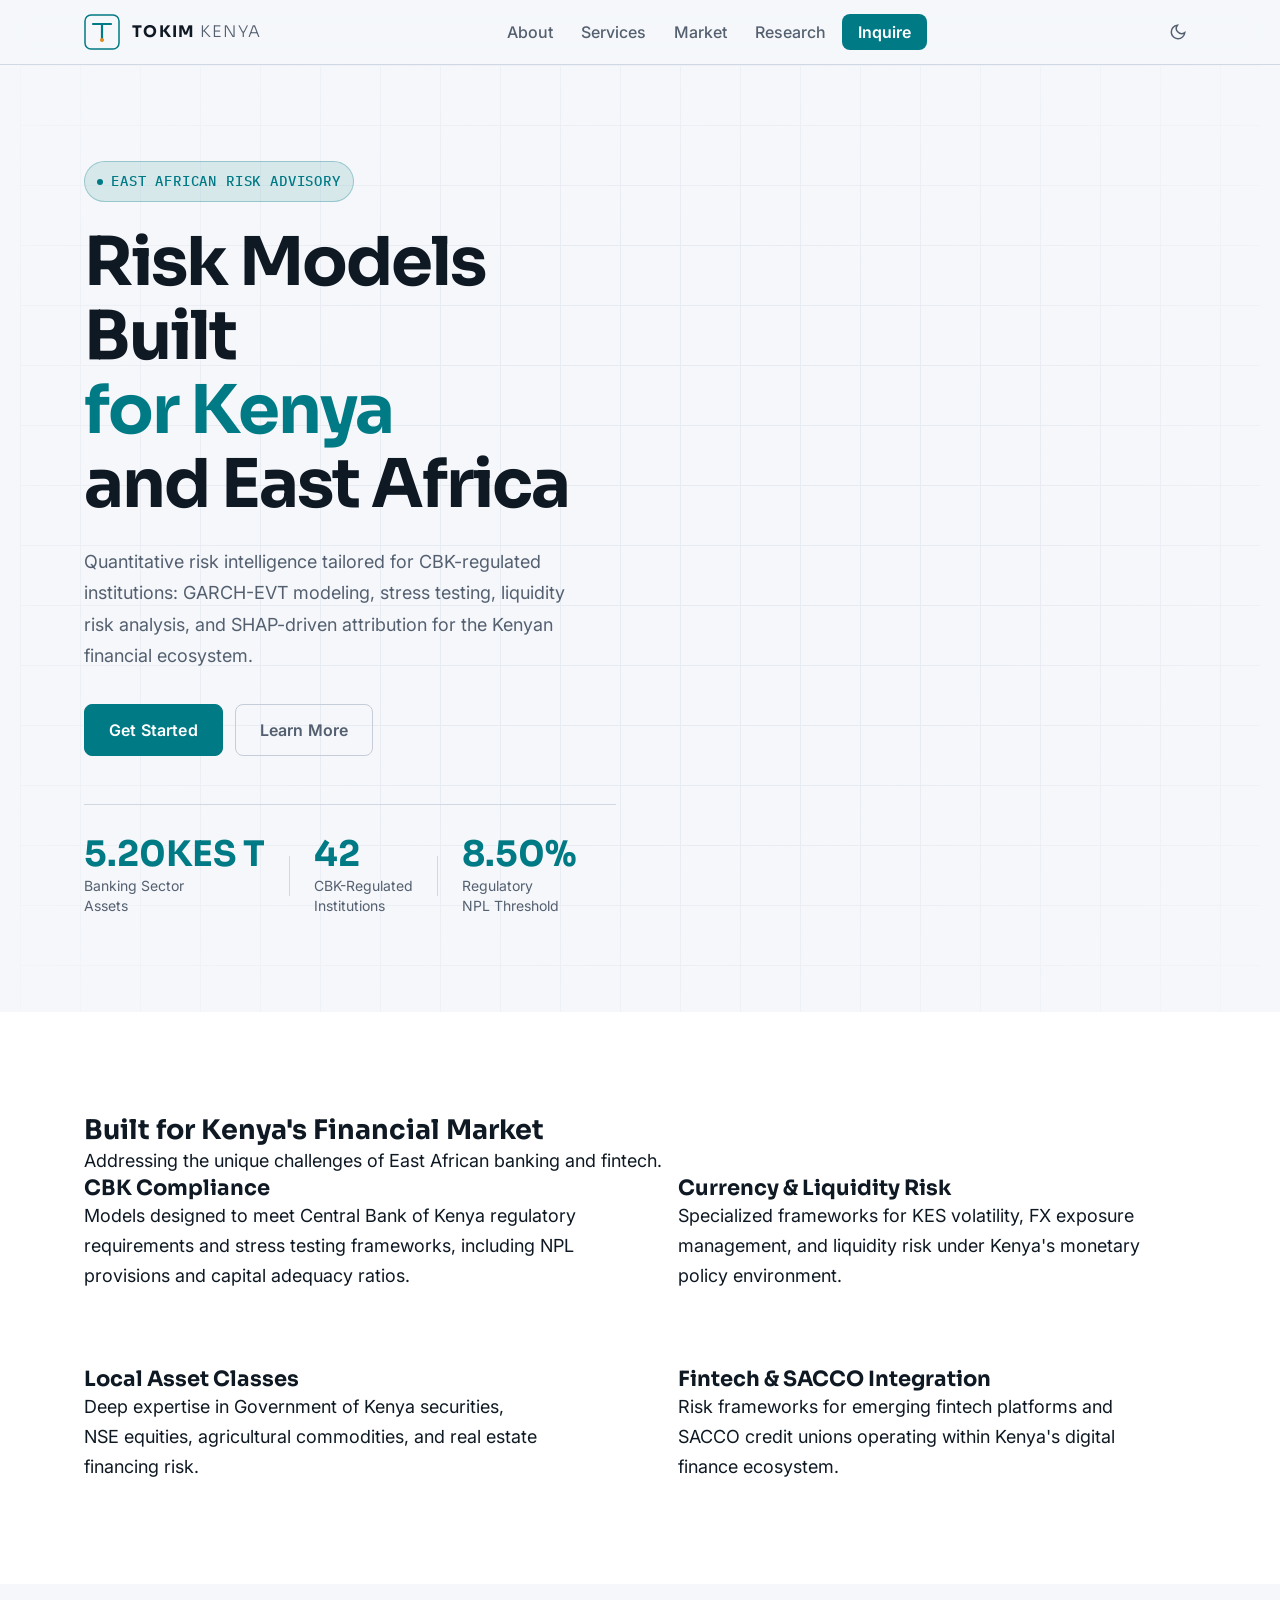
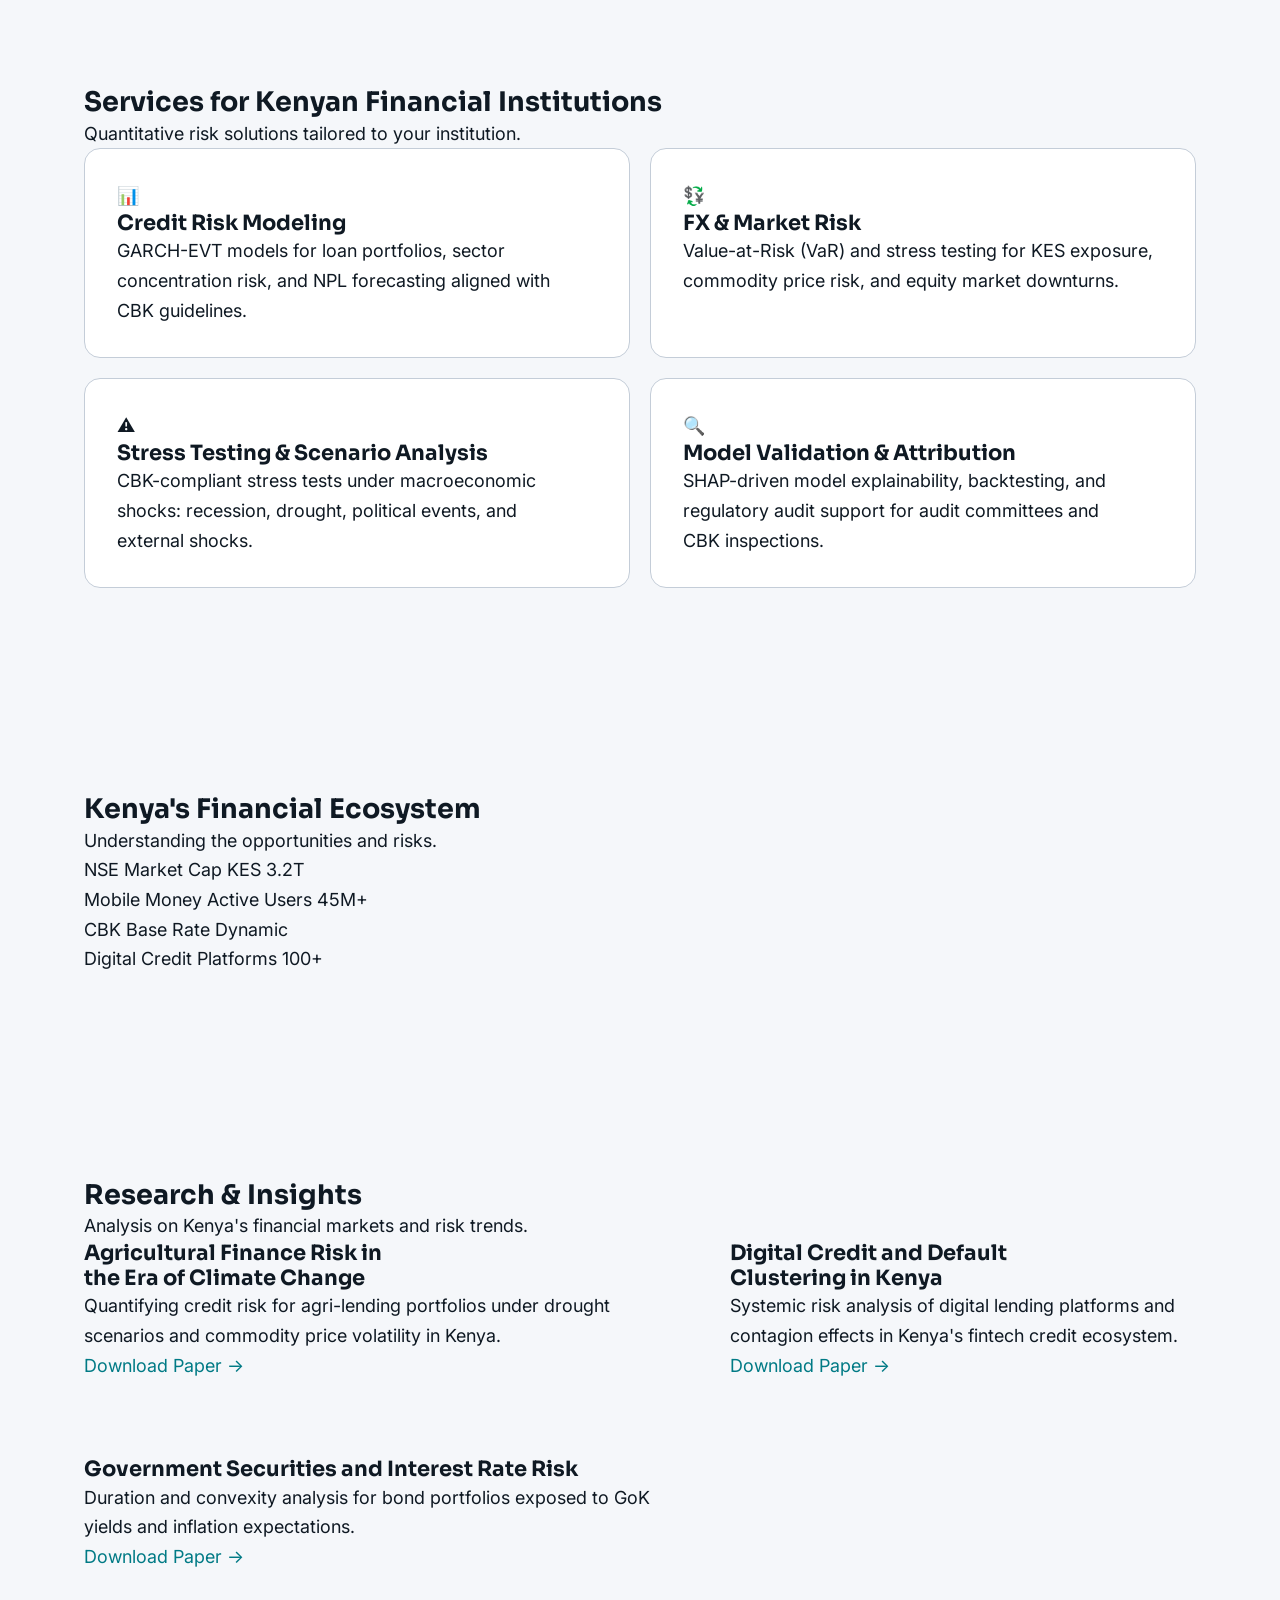
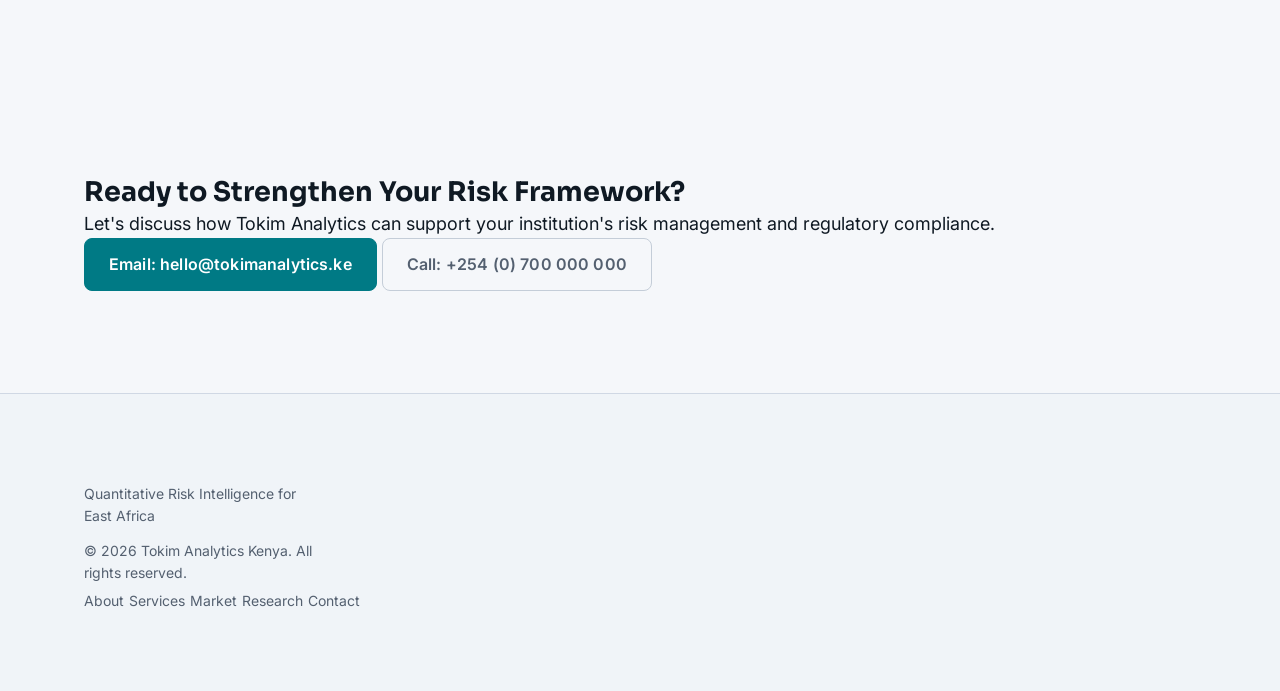
<file: index-ke.html>
<!DOCTYPE html>
<html lang="en" data-theme="dark">
<head>
  <meta charset="UTF-8" />
  <meta name="viewport" content="width=device-width, initial-scale=1.0" />
  <title>Tokim Analytics Kenya — Risk Intelligence for East Africa</title>
  <meta name="description" content="Tokim Analytics Kenya delivers institutional-grade quantitative risk advisory tailored for the East African financial ecosystem: GARCH-EVT modeling, stress testing, and CBK-aligned risk frameworks for banks, SACCOs, and fintech platforms." />
  <meta property="og:title" content="Tokim Analytics Kenya — Risk Intelligence for East Africa" />
  <meta property="og:description" content="Quantitative risk advisory built for Kenya's financial market and CBK compliance." />
  <meta property="og:type" content="website" />
  <link rel="preconnect" href="https://fonts.googleapis.com" />
  <link rel="preconnect" href="https://fonts.gstatic.com" crossorigin />
  <link href="https://fonts.googleapis.com/css2?family=Inter:wght@300;400;500;600&family=IBM+Plex+Mono:wght@400;500&family=Sora:wght@300;400;600;700&display=swap" rel="stylesheet" />
  <link rel="stylesheet" href="style.css" />
</head>
<body>

  <!-- HEADER -->
  <header class="header" id="header">
    <div class="header-inner">
      <a href="#" class="logo" aria-label="Tokim Analytics Kenya home">
        <svg width="36" height="36" viewBox="0 0 36 36" fill="none" aria-hidden="true">
          <rect x="1" y="1" width="34" height="34" rx="6" stroke="var(--color-primary)" stroke-width="1.5"/>
          <path d="M9 10h18M18 10v16" stroke="var(--color-primary)" stroke-width="2.2" stroke-linecap="round"/>
          <circle cx="18" cy="26" r="2" fill="var(--color-accent)"/>
        </svg>
        <span class="logo-text">TOKIM <span class="logo-thin">KENYA</span></span>
      </a>
      <nav class="nav" aria-label="Primary navigation">
        <ul role="list">
          <li><a href="#about">About</a></li>
          <li><a href="#services">Services</a></li>
          <li><a href="#market">Market</a></li>
          <li><a href="#research">Research</a></li>
          <li><a href="#contact" class="nav-cta">Inquire</a></li>
        </ul>
      </nav>
      <div class="header-actions">
        <button data-theme-toggle aria-label="Switch to light mode" class="theme-toggle">
          <svg width="18" height="18" viewBox="0 0 24 24" fill="none" stroke="currentColor" stroke-width="2"><path d="M21 12.79A9 9 0 1 1 11.21 3 7 7 0 0 0 21 12.79z"/></svg>
        </button>
        <button class="hamburger" id="hamburger" aria-label="Open menu" aria-expanded="false">
          <span></span><span></span><span></span>
        </button>
      </div>
    </div>
  </header>

  <!-- MOBILE MENU -->
  <div class="mobile-menu" id="mobile-menu" aria-hidden="true">
    <nav aria-label="Mobile navigation">
      <ul role="list">
        <li><a href="#about" class="mobile-link">About</a></li>
        <li><a href="#services" class="mobile-link">Services</a></li>
        <li><a href="#market" class="mobile-link">Market</a></li>
        <li><a href="#research" class="mobile-link">Research</a></li>
        <li><a href="#contact" class="mobile-link mobile-link-cta">Inquire</a></li>
      </ul>
    </nav>
  </div>

  <main>

    <!-- HERO -->
    <section class="hero" id="hero">
      <div class="hero-bg-grid" aria-hidden="true"></div>
      <div class="hero-content">
        <div class="hero-badge">
          <span class="badge-dot"></span>
          East African Risk Advisory
        </div>
        <h1 class="hero-headline">
          Risk Models Built<br>
          <span class="hero-accent">for Kenya</span><br>
          and East Africa
        </h1>
        <p class="hero-sub">
          Quantitative risk intelligence tailored for CBK-regulated institutions: GARCH-EVT modeling, stress testing, liquidity risk analysis, and SHAP-driven attribution for the Kenyan financial ecosystem.
        </p>
        <div class="hero-actions">
          <a href="#contact" class="btn btn-primary">Get Started</a>
          <a href="#services" class="btn btn-ghost">Learn More</a>
        </div>
        <div class="hero-stats">
          <div class="stat">
            <span class="stat-num">KES 5.2T</span>
            <span class="stat-label">Banking Sector<br>Assets</span>
          </div>
          <div class="stat-divider" aria-hidden="true"></div>
          <div class="stat">
            <span class="stat-num">42</span>
            <span class="stat-label">CBK-Regulated<br>Institutions</span>
          </div>
          <div class="stat-divider" aria-hidden="true"></div>
          <div class="stat">
            <span class="stat-num">8.5%</span>
            <span class="stat-label">Regulatory<br>NPL Threshold</span>
          </div>
        </div>
      </div>
    </section>

    <!-- ABOUT -->
    <section class="section about-section" id="about">
      <div class="container">
        <div class="section-header">
          <h2>Built for Kenya's Financial Market</h2>
          <p>Addressing the unique challenges of East African banking and fintech.</p>
        </div>
        <div class="about-grid">
          <div class="about-card">
            <h3>CBK Compliance</h3>
            <p>Models designed to meet Central Bank of Kenya regulatory requirements and stress testing frameworks, including NPL provisions and capital adequacy ratios.</p>
          </div>
          <div class="about-card">
            <h3>Currency & Liquidity Risk</h3>
            <p>Specialized frameworks for KES volatility, FX exposure management, and liquidity risk under Kenya's monetary policy environment.</p>
          </div>
          <div class="about-card">
            <h3>Local Asset Classes</h3>
            <p>Deep expertise in Government of Kenya securities, NSE equities, agricultural commodities, and real estate financing risk.</p>
          </div>
          <div class="about-card">
            <h3>Fintech & SACCO Integration</h3>
            <p>Risk frameworks for emerging fintech platforms and SACCO credit unions operating within Kenya's digital finance ecosystem.</p>
          </div>
        </div>
      </div>
    </section>

    <!-- SERVICES -->
    <section class="section services-section" id="services">
      <div class="container">
        <div class="section-header">
          <h2>Services for Kenyan Financial Institutions</h2>
          <p>Quantitative risk solutions tailored to your institution.</p>
        </div>
        <div class="services-grid">
          <div class="service-card">
            <div class="service-icon">📊</div>
            <h3>Credit Risk Modeling</h3>
            <p>GARCH-EVT models for loan portfolios, sector concentration risk, and NPL forecasting aligned with CBK guidelines.</p>
          </div>
          <div class="service-card">
            <div class="service-icon">💱</div>
            <h3>FX & Market Risk</h3>
            <p>Value-at-Risk (VaR) and stress testing for KES exposure, commodity price risk, and equity market downturns.</p>
          </div>
          <div class="service-card">
            <div class="service-icon">⚠️</div>
            <h3>Stress Testing & Scenario Analysis</h3>
            <p>CBK-compliant stress tests under macroeconomic shocks: recession, drought, political events, and external shocks.</p>
          </div>
          <div class="service-card">
            <div class="service-icon">🔍</div>
            <h3>Model Validation & Attribution</h3>
            <p>SHAP-driven model explainability, backtesting, and regulatory audit support for audit committees and CBK inspections.</p>
          </div>
        </div>
      </div>
    </section>

    <!-- MARKET -->
    <section class="section market-section" id="market">
      <div class="container">
        <div class="section-header">
          <h2>Kenya's Financial Ecosystem</h2>
          <p>Understanding the opportunities and risks.</p>
        </div>
        <div class="market-stats">
          <div class="market-stat">
            <span class="market-label">NSE Market Cap</span>
            <span class="market-value">KES 3.2T</span>
          </div>
          <div class="market-stat">
            <span class="market-label">Mobile Money Active Users</span>
            <span class="market-value">45M+</span>
          </div>
          <div class="market-stat">
            <span class="market-label">CBK Base Rate</span>
            <span class="market-value">Dynamic</span>
          </div>
          <div class="market-stat">
            <span class="market-label">Digital Credit Platforms</span>
            <span class="market-value">100+</span>
          </div>
        </div>
      </div>
    </section>

    <!-- RESEARCH -->
    <section class="section research-section" id="research">
      <div class="container">
        <div class="section-header">
          <h2>Research & Insights</h2>
          <p>Analysis on Kenya's financial markets and risk trends.</p>
        </div>
        <div class="research-grid">
          <div class="research-card">
            <h3>Agricultural Finance Risk in the Era of Climate Change</h3>
            <p>Quantifying credit risk for agri-lending portfolios under drought scenarios and commodity price volatility in Kenya.</p>
            <a href="#" class="research-link">Download Paper →</a>
          </div>
          <div class="research-card">
            <h3>Digital Credit and Default Clustering in Kenya</h3>
            <p>Systemic risk analysis of digital lending platforms and contagion effects in Kenya's fintech credit ecosystem.</p>
            <a href="#" class="research-link">Download Paper →</a>
          </div>
          <div class="research-card">
            <h3>Government Securities and Interest Rate Risk</h3>
            <p>Duration and convexity analysis for bond portfolios exposed to GoK yields and inflation expectations.</p>
            <a href="#" class="research-link">Download Paper →</a>
          </div>
        </div>
      </div>
    </section>

    <!-- CONTACT -->
    <section class="section contact-section" id="contact">
      <div class="container">
        <div class="contact-content">
          <h2>Ready to Strengthen Your Risk Framework?</h2>
          <p>Let's discuss how Tokim Analytics can support your institution's risk management and regulatory compliance.</p>
          <div class="contact-methods">
            <a href="mailto:hello@tokimanalytics.ke" class="btn btn-primary">Email: hello@tokimanalytics.ke</a>
            <a href="tel:+254700000000" class="btn btn-ghost">Call: +254 (0) 700 000 000</a>
          </div>
        </div>
      </div>
    </section>

  </main>

  <!-- FOOTER -->
  <footer class="footer">
    <div class="container">
      <div class="footer-content">
        <div class="footer-brand">
          <p class="footer-tagline">Quantitative Risk Intelligence for East Africa</p>
          <p class="footer-credit">© 2026 Tokim Analytics Kenya. All rights reserved.</p>
        </div>
        <div class="footer-links">
          <a href="#about">About</a>
          <a href="#services">Services</a>
          <a href="#market">Market</a>
          <a href="#research">Research</a>
          <a href="#contact">Contact</a>
        </div>
      </div>
    </div>
  </footer>

  <!-- SCRIPTS -->
  <script src="main.js"></script>
</body>
</html>
</file>
<file: style.css>
/* ============================================================
   TOKIM ANALYTICS — Main Stylesheet
   Brand palette: deep navy bg, teal primary, amber accent
   ============================================================ */

/* ---------- DESIGN TOKENS ---------- */
:root {
  /* Type scale */
  --text-xs:   clamp(0.75rem,  0.7rem  + 0.25vw, 0.875rem);
  --text-sm:   clamp(0.875rem, 0.8rem  + 0.35vw, 1rem);
  --text-base: clamp(1rem,     0.95rem + 0.25vw, 1.125rem);
  --text-lg:   clamp(1.125rem, 1rem    + 0.75vw, 1.5rem);
  --text-xl:   clamp(1.5rem,   1.2rem  + 1.25vw, 2.25rem);
  --text-2xl:  clamp(2rem,     1.2rem  + 2.5vw,  3.5rem);
  --text-3xl:  clamp(2.5rem,   1rem    + 4vw,    5rem);

  /* Spacing */
  --space-1: 0.25rem;  --space-2: 0.5rem;   --space-3: 0.75rem;
  --space-4: 1rem;     --space-5: 1.25rem;  --space-6: 1.5rem;
  --space-8: 2rem;     --space-10: 2.5rem;  --space-12: 3rem;
  --space-16: 4rem;    --space-20: 5rem;    --space-24: 6rem;
  --space-32: 8rem;

  /* Layout */
  --content-narrow: 640px;
  --content-default: 1000px;
  --content-wide: 1240px;

  /* Radius */
  --radius-sm: 0.375rem;
  --radius-md: 0.5rem;
  --radius-lg: 0.75rem;
  --radius-xl: 1rem;
  --radius-full: 9999px;

  /* Transitions */
  --transition: 180ms cubic-bezier(0.16, 1, 0.3, 1);

  /* Fonts */
  --font-display: 'Sora', 'Segoe UI', sans-serif;
  --font-body: 'Inter', 'Helvetica Neue', sans-serif;
  --font-mono: 'IBM Plex Mono', 'Courier New', monospace;
}

/* ---------- LIGHT MODE ---------- */
:root, [data-theme="light"] {
  --color-bg:              #f5f7fa;
  --color-surface:         #ffffff;
  --color-surface-2:       #f0f4f8;
  --color-surface-offset:  #e8edf3;
  --color-surface-dynamic: #dce4ed;
  --color-divider:         #d0d8e4;
  --color-border:          #c4cdd8;

  --color-text:            #0f1923;
  --color-text-muted:      #546070;
  --color-text-faint:      #99a6b4;
  --color-text-inverse:    #f5f7fa;

  --color-primary:         #007a85;
  --color-primary-hover:   #005f6b;
  --color-primary-active:  #004550;
  --color-primary-highlight: #c8e6ea;

  --color-accent:          #e08a1e;
  --color-accent-hover:    #c4730d;

  --color-navy:            #0d1f35;
  --color-navy-light:      #162d47;

  /* Chart colors */
  --color-grid:            rgba(100,120,140,0.2);
  --color-returns:         #4f98a3;
  --color-var99:           #e08a1e;
  --color-var95:           #fdb85a;
  --color-var-band:        #c44736;
  --color-var-band2:       #e08a1e;
  --color-breach:          #c44736;
  --color-stress-bg:       #c44736;

  --shadow-sm: 0 1px 3px rgba(15,25,35,0.08);
  --shadow-md: 0 4px 14px rgba(15,25,35,0.1);
  --shadow-lg: 0 12px 36px rgba(15,25,35,0.14);
}

/* ---------- DARK MODE ---------- */
[data-theme="dark"] {
  --color-bg:              #0a111c;
  --color-surface:         #0f1923;
  --color-surface-2:       #141f2d;
  --color-surface-offset:  #1a2636;
  --color-surface-dynamic: #1f2e3f;
  --color-divider:         #243347;
  --color-border:          #2d3e52;

  --color-text:            #d4dce6;
  --color-text-muted:      #6e849a;
  --color-text-faint:      #3d5168;
  --color-text-inverse:    #0a111c;

  --color-primary:         #3db8c8;
  --color-primary-hover:   #2a99a8;
  --color-primary-active:  #1a7985;
  --color-primary-highlight: #0f2a30;

  --color-accent:          #f0a030;
  --color-accent-hover:    #fdb85a;

  --color-navy:            #0a111c;
  --color-navy-light:      #0f1923;

  --color-grid:            rgba(60,90,120,0.3);
  --color-returns:         #3db8c8;
  --color-var99:           #f0a030;
  --color-var95:           #fdb85a;
  --color-var-band:        #c44736;
  --color-var-band2:       #e08a1e;
  --color-breach:          #ff6b57;
  --color-stress-bg:       #c44736;

  --shadow-sm: 0 1px 3px rgba(0,0,0,0.3);
  --shadow-md: 0 4px 14px rgba(0,0,0,0.4);
  --shadow-lg: 0 12px 36px rgba(0,0,0,0.5);
}

@media (prefers-color-scheme: dark) {
  :root:not([data-theme]) {
    --color-bg: #0a111c;
    --color-surface: #0f1923;
    --color-surface-2: #141f2d;
    --color-surface-offset: #1a2636;
    --color-surface-dynamic: #1f2e3f;
    --color-divider: #243347;
    --color-border: #2d3e52;
    --color-text: #d4dce6;
    --color-text-muted: #6e849a;
    --color-text-faint: #3d5168;
    --color-text-inverse: #0a111c;
    --color-primary: #3db8c8;
    --color-primary-hover: #2a99a8;
    --color-primary-active: #1a7985;
    --color-primary-highlight: #0f2a30;
    --color-accent: #f0a030;
    --color-accent-hover: #fdb85a;
    --color-grid: rgba(60,90,120,0.3);
    --color-returns: #3db8c8;
    --color-var99: #f0a030;
    --color-var95: #fdb85a;
    --color-var-band: #c44736;
    --color-var-band2: #e08a1e;
    --color-breach: #ff6b57;
    --color-stress-bg: #c44736;
    --shadow-sm: 0 1px 3px rgba(0,0,0,0.3);
    --shadow-md: 0 4px 14px rgba(0,0,0,0.4);
    --shadow-lg: 0 12px 36px rgba(0,0,0,0.5);
  }
}

/* ---------- BASE RESET ---------- */
*, *::before, *::after { box-sizing: border-box; margin: 0; padding: 0; }
html {
  -webkit-text-size-adjust: none;
  text-size-adjust: none;
  -webkit-font-smoothing: antialiased;
  -moz-osx-font-smoothing: grayscale;
  text-rendering: optimizeLegibility;
  scroll-behavior: smooth;
  scroll-padding-top: 5rem;
}
body {
  min-height: 100dvh;
  line-height: 1.65;
  font-family: var(--font-body);
  font-size: var(--text-base);
  color: var(--color-text);
  background-color: var(--color-bg);
  transition: background-color 0.2s, color 0.2s;
}
img, picture, video, canvas, svg { display: block; max-width: 100%; }
ul[role="list"], ol[role="list"] { list-style: none; }
input, button, textarea, select { font: inherit; color: inherit; }
h1, h2, h3, h4, h5, h6 { text-wrap: balance; line-height: 1.2; font-family: var(--font-display); }
p, li { text-wrap: pretty; }
a { color: var(--color-primary); text-decoration: none; transition: color var(--transition); }
a:hover { color: var(--color-primary-hover); }
button { cursor: pointer; background: none; border: none; }
table { border-collapse: collapse; width: 100%; }
::selection { background: color-mix(in oklab, var(--color-primary) 30%, transparent); color: var(--color-text); }
:focus-visible { outline: 2px solid var(--color-primary); outline-offset: 3px; border-radius: var(--radius-sm); }
@media (prefers-reduced-motion: reduce) {
  *, *::before, *::after { animation-duration: 0.01ms !important; transition-duration: 0.01ms !important; }
}

/* ---------- LAYOUT ---------- */
.container {
  width: 100%;
  max-width: var(--content-wide);
  margin-inline: auto;
  padding-inline: clamp(var(--space-4), 5vw, var(--space-16));
}
.section {
  padding-block: clamp(var(--space-16), 8vw, var(--space-32));
}

/* ---------- TYPOGRAPHY HELPERS ---------- */
.section-label {
  font-family: var(--font-mono);
  font-size: var(--text-xs);
  font-weight: 500;
  letter-spacing: 0.12em;
  text-transform: uppercase;
  color: var(--color-primary);
  margin-bottom: var(--space-4);
}
.section-title {
  font-size: var(--text-2xl);
  font-weight: 700;
  color: var(--color-text);
  margin-bottom: var(--space-6);
  letter-spacing: -0.02em;
}
.section-title.centered { text-align: center; }
.section-sub {
  font-size: var(--text-base);
  color: var(--color-text-muted);
  max-width: 58ch;
  margin-bottom: var(--space-12);
}
.section-sub.centered { text-align: center; margin-inline: auto; }
.subsection-title {
  font-size: var(--text-lg);
  font-weight: 600;
  color: var(--color-text);
  margin-bottom: var(--space-5);
}
.body-text {
  font-size: var(--text-base);
  color: var(--color-text-muted);
  line-height: 1.75;
  margin-bottom: var(--space-5);
  max-width: 65ch;
}

/* ---------- BUTTONS ---------- */
.btn {
  display: inline-flex;
  align-items: center;
  gap: var(--space-2);
  padding: var(--space-3) var(--space-6);
  border-radius: var(--radius-md);
  font-size: var(--text-sm);
  font-weight: 600;
  letter-spacing: 0.01em;
  transition: background var(--transition), color var(--transition), border-color var(--transition), transform var(--transition), box-shadow var(--transition);
  cursor: pointer;
  border: 1.5px solid transparent;
  white-space: nowrap;
}
.btn:hover { transform: translateY(-1px); }
.btn:active { transform: translateY(0); }
.btn-primary {
  background: var(--color-primary);
  color: #fff;
  border-color: var(--color-primary);
}
.btn-primary:hover { background: var(--color-primary-hover); border-color: var(--color-primary-hover); color: #fff; }
.btn-ghost {
  background: transparent;
  color: var(--color-text-muted);
  border-color: var(--color-border);
}
.btn-ghost:hover { background: var(--color-surface-offset); color: var(--color-text); border-color: var(--color-text-faint); }
.btn-full { width: 100%; justify-content: center; }

/* ---------- HEADER ---------- */
.header {
  position: sticky;
  top: 0;
  z-index: 100;
  background: color-mix(in oklab, var(--color-bg) 88%, transparent);
  backdrop-filter: blur(14px);
  border-bottom: 1px solid var(--color-divider);
  transition: box-shadow var(--transition);
}
.header--scrolled { box-shadow: var(--shadow-md); }
.header-inner {
  display: flex;
  align-items: center;
  justify-content: space-between;
  gap: var(--space-6);
  max-width: var(--content-wide);
  margin-inline: auto;
  padding-inline: clamp(var(--space-4), 5vw, var(--space-16));
  height: 4rem;
}
.logo {
  display: flex;
  align-items: center;
  gap: var(--space-3);
  text-decoration: none;
  flex-shrink: 0;
}
.logo-text {
  font-family: var(--font-display);
  font-size: var(--text-sm);
  font-weight: 700;
  letter-spacing: 0.08em;
  color: var(--color-text);
}
.logo-thin { font-weight: 300; color: var(--color-text-muted); }
.nav ul {
  display: flex;
  align-items: center;
  gap: var(--space-1);
  list-style: none;
}
.nav a {
  padding: var(--space-2) var(--space-3);
  font-size: var(--text-sm);
  font-weight: 500;
  color: var(--color-text-muted);
  border-radius: var(--radius-sm);
  transition: color var(--transition), background var(--transition);
  white-space: nowrap;
}
.nav a:hover { color: var(--color-text); background: var(--color-surface-offset); }
.nav-cta {
  background: var(--color-primary) !important;
  color: #fff !important;
  border-radius: var(--radius-md) !important;
  padding: var(--space-2) var(--space-4) !important;
  font-weight: 600 !important;
}
.nav-cta:hover { background: var(--color-primary-hover) !important; }
.header-actions { display: flex; align-items: center; gap: var(--space-2); }
.theme-toggle {
  width: 36px; height: 36px;
  display: flex; align-items: center; justify-content: center;
  border-radius: var(--radius-md);
  color: var(--color-text-muted);
  transition: background var(--transition), color var(--transition);
}
.theme-toggle:hover { background: var(--color-surface-offset); color: var(--color-text); }
.hamburger {
  display: none;
  flex-direction: column;
  gap: 5px;
  width: 36px; height: 36px;
  align-items: center;
  justify-content: center;
  border-radius: var(--radius-md);
  transition: background var(--transition);
}
.hamburger span {
  display: block;
  width: 20px; height: 1.5px;
  background: var(--color-text-muted);
  border-radius: 2px;
  transition: transform 0.3s, opacity 0.3s;
}
.hamburger:hover { background: var(--color-surface-offset); }
.hamburger.open span:nth-child(1) { transform: translateY(6.5px) rotate(45deg); }
.hamburger.open span:nth-child(2) { opacity: 0; }
.hamburger.open span:nth-child(3) { transform: translateY(-6.5px) rotate(-45deg); }

/* ---------- MOBILE MENU ---------- */
.mobile-menu {
  display: none;
  position: fixed;
  top: 4rem; left: 0; right: 0;
  z-index: 99;
  background: var(--color-surface);
  border-bottom: 1px solid var(--color-divider);
  padding: var(--space-4) var(--space-6) var(--space-6);
  transform: translateY(-8px);
  opacity: 0;
  pointer-events: none;
  transition: transform 0.25s, opacity 0.25s;
}
.mobile-menu.open { transform: translateY(0); opacity: 1; pointer-events: all; }
.mobile-menu ul { list-style: none; display: flex; flex-direction: column; gap: var(--space-1); }
.mobile-link {
  display: block;
  padding: var(--space-3) var(--space-4);
  font-size: var(--text-base);
  font-weight: 500;
  color: var(--color-text-muted);
  border-radius: var(--radius-md);
  transition: color var(--transition), background var(--transition);
}
.mobile-link:hover { color: var(--color-text); background: var(--color-surface-offset); }
.mobile-link-cta {
  margin-top: var(--space-3);
  background: var(--color-primary);
  color: #fff !important;
  text-align: center;
}
.mobile-link-cta:hover { background: var(--color-primary-hover) !important; }

/* ---------- HERO ---------- */
.hero {
  position: relative;
  display: grid;
  grid-template-columns: 1fr 1fr;
  gap: var(--space-12);
  align-items: center;
  min-height: 90vh;
  padding-block: clamp(var(--space-16), 8vw, var(--space-24));
  padding-inline: clamp(var(--space-4), 5vw, var(--space-16));
  max-width: var(--content-wide);
  margin-inline: auto;
  overflow: hidden;
}
.hero-bg-grid {
  position: absolute;
  inset: 0;
  background-image:
    linear-gradient(to right, var(--color-divider) 1px, transparent 1px),
    linear-gradient(to bottom, var(--color-divider) 1px, transparent 1px);
  background-size: 60px 60px;
  opacity: 0.35;
  pointer-events: none;
  z-index: 0;
  mask-image: radial-gradient(ellipse 80% 80% at 50% 50%, black 40%, transparent 100%);
}
.hero-content { position: relative; z-index: 1; }
.hero-badge {
  display: inline-flex;
  align-items: center;
  gap: var(--space-2);
  padding: var(--space-2) var(--space-3);
  background: color-mix(in oklab, var(--color-primary) 12%, transparent);
  border: 1px solid color-mix(in oklab, var(--color-primary) 30%, transparent);
  border-radius: var(--radius-full);
  font-size: var(--text-xs);
  font-weight: 500;
  letter-spacing: 0.06em;
  color: var(--color-primary);
  margin-bottom: var(--space-6);
  font-family: var(--font-mono);
  text-transform: uppercase;
}
.badge-dot {
  width: 6px; height: 6px;
  border-radius: 50%;
  background: var(--color-primary);
  animation: pulse 2s ease-in-out infinite;
}
@keyframes pulse {
  0%, 100% { opacity: 1; transform: scale(1); }
  50% { opacity: 0.5; transform: scale(0.85); }
}
.hero-headline {
  font-size: var(--text-3xl);
  font-weight: 700;
  line-height: 1.1;
  letter-spacing: -0.03em;
  color: var(--color-text);
  margin-bottom: var(--space-6);
}
.hero-accent { color: var(--color-primary); }
.hero-sub {
  font-size: var(--text-base);
  color: var(--color-text-muted);
  line-height: 1.75;
  max-width: 50ch;
  margin-bottom: var(--space-8);
}
.hero-actions {
  display: flex;
  gap: var(--space-3);
  flex-wrap: wrap;
  margin-bottom: var(--space-12);
}
.hero-stats {
  display: flex;
  align-items: center;
  gap: var(--space-6);
  padding-top: var(--space-8);
  border-top: 1px solid var(--color-divider);
  flex-wrap: wrap;
}
.stat { display: flex; flex-direction: column; gap: var(--space-1); }
.stat-num {
  font-family: var(--font-display);
  font-size: var(--text-xl);
  font-weight: 700;
  color: var(--color-primary);
  line-height: 1;
}
.stat-label {
  font-size: var(--text-xs);
  color: var(--color-text-muted);
  line-height: 1.4;
}
.stat-divider {
  width: 1px;
  height: 40px;
  background: var(--color-divider);
  flex-shrink: 0;
}

/* ---------- CHART WINDOW ---------- */
.hero-visual { position: relative; z-index: 1; }
.chart-window {
  background: var(--color-surface);
  border: 1px solid var(--color-border);
  border-radius: var(--radius-xl);
  box-shadow: var(--shadow-lg);
  overflow: hidden;
}
.window-bar {
  display: flex;
  align-items: center;
  gap: var(--space-2);
  padding: var(--space-3) var(--space-4);
  background: var(--color-surface-2);
  border-bottom: 1px solid var(--color-divider);
}
.dot { width: 10px; height: 10px; border-radius: 50%; }
.dot.r { background: #ff5f57; }
.dot.y { background: #febc2e; }
.dot.g { background: #28c840; }
.window-title {
  font-family: var(--font-mono);
  font-size: var(--text-xs);
  color: var(--color-text-muted);
  margin-left: var(--space-2);
}
.chart-body { padding: var(--space-4); }
.var-chart { width: 100%; }
.chart-label {
  font-family: var(--font-mono);
  font-size: 9px;
  fill: var(--color-text-faint);
}
.chart-label-accent { fill: var(--color-accent); opacity: 0.8; }
.chart-legend {
  display: flex;
  gap: var(--space-5);
  padding: var(--space-3) var(--space-2) 0;
  flex-wrap: wrap;
}
.legend-item {
  display: flex;
  align-items: center;
  gap: var(--space-2);
  font-size: var(--text-xs);
  color: var(--color-text-muted);
  font-family: var(--font-mono);
}
.legend-line {
  display: block;
  width: 20px; height: 2px;
  border-radius: 1px;
}
.legend-line.returns { background: var(--color-returns); }
.legend-line.var99 { background: var(--color-var99); border-top: 2px dashed var(--color-var99); height: 0; }
.legend-line.var95 { background: var(--color-var95); border-top: 1px dashed var(--color-var95); height: 0; }
.legend-dot { display: block; width: 8px; height: 8px; border-radius: 50%; }
.legend-dot.breach { background: var(--color-breach); }

/* ---------- ABOUT SECTION ---------- */
.about-section { background: var(--color-surface); }
.about-grid {
  display: grid;
  grid-template-columns: 1fr 1fr;
  gap: clamp(var(--space-10), 6vw, var(--space-24));
  align-items: start;
}
.dual-entity {
  display: grid;
  grid-template-columns: 1fr 1fr;
  gap: var(--space-4);
  margin-top: var(--space-8);
}
.entity-card {
  padding: var(--space-5);
  background: var(--color-surface-2);
  border: 1px solid var(--color-border);
  border-radius: var(--radius-lg);
}
.entity-flag { font-size: 1.5rem; margin-bottom: var(--space-2); }
.entity-card strong {
  display: block;
  font-size: var(--text-sm);
  font-weight: 600;
  color: var(--color-text);
  margin-bottom: var(--space-2);
}
.entity-card p { font-size: var(--text-xs); color: var(--color-text-muted); line-height: 1.6; }
/* Value Props */
.value-props { display: flex; flex-direction: column; gap: var(--space-4); margin-top: var(--space-8); }
.value-prop {
  display: flex;
  gap: var(--space-4);
  align-items: flex-start;
}
.vp-icon {
  flex-shrink: 0;
  width: 38px; height: 38px;
  display: flex; align-items: center; justify-content: center;
  background: color-mix(in oklab, var(--color-primary) 10%, transparent);
  border-radius: var(--radius-md);
  color: var(--color-primary);
}
.value-prop strong { display: block; font-size: var(--text-sm); font-weight: 600; color: var(--color-text); margin-bottom: var(--space-1); }
.value-prop p { font-size: var(--text-xs); color: var(--color-text-muted); line-height: 1.6; margin: 0; }

.market-cards { display: flex; flex-direction: column; gap: var(--space-3); }
.market-card {
  display: flex;
  gap: var(--space-4);
  padding: var(--space-4) var(--space-5);
  background: var(--color-bg);
  border: 1px solid var(--color-border);
  border-radius: var(--radius-lg);
  transition: border-color var(--transition), box-shadow var(--transition);
}
.market-card:hover { border-color: var(--color-primary); box-shadow: var(--shadow-sm); }
.market-icon {
  flex-shrink: 0;
  width: 38px; height: 38px;
  display: flex; align-items: center; justify-content: center;
  background: color-mix(in oklab, var(--color-primary) 10%, transparent);
  border-radius: var(--radius-md);
  color: var(--color-primary);
}
.market-card strong { display: block; font-size: var(--text-sm); font-weight: 600; color: var(--color-text); margin-bottom: var(--space-1); }
.market-card p { font-size: var(--text-xs); color: var(--color-text-muted); line-height: 1.6; margin: 0; }

/* ---------- SERVICES ---------- */
.services-section { background: var(--color-bg); }
.services-grid {
  display: grid;
  grid-template-columns: repeat(2, 1fr);
  gap: var(--space-5);
}
.service-card {
  position: relative;
  display: flex;
  flex-direction: column;
  background: var(--color-surface);
  border: 1px solid var(--color-border);
  border-radius: var(--radius-xl);
  padding: var(--space-8);
  transition: border-color var(--transition), box-shadow var(--transition);
}
.service-card:hover { border-color: var(--color-primary); box-shadow: var(--shadow-md); }
.service-card-featured {
  border-color: var(--color-primary);
  background: color-mix(in oklab, var(--color-primary) 4%, var(--color-surface));
}
.service-badge {
  position: absolute;
  top: var(--space-4);
  right: var(--space-4);
  padding: var(--space-1) var(--space-3);
  background: var(--color-primary);
  color: #fff;
  border-radius: var(--radius-full);
  font-size: var(--text-xs);
  font-weight: 600;
  font-family: var(--font-mono);
  letter-spacing: 0.05em;
}
.service-header {
  display: flex;
  align-items: flex-start;
  gap: var(--space-4);
  margin-bottom: var(--space-4);
}
.service-num {
  font-family: var(--font-mono);
  font-size: var(--text-xs);
  font-weight: 600;
  color: var(--color-primary);
  letter-spacing: 0.08em;
  background: color-mix(in oklab, var(--color-primary) 10%, transparent);
  padding: var(--space-1) var(--space-2);
  border-radius: var(--radius-sm);
  flex-shrink: 0;
  margin-top: 2px;
}
.service-header h3 {
  font-size: var(--text-lg);
  font-weight: 600;
  color: var(--color-text);
  line-height: 1.3;
}
.service-desc {
  font-size: var(--text-sm);
  color: var(--color-text-muted);
  line-height: 1.7;
  margin-bottom: var(--space-5);
}
.service-features {
  list-style: none;
  display: flex;
  flex-direction: column;
  gap: var(--space-2);
  margin-bottom: var(--space-5);
  flex: 1;
}
.service-features li {
  font-size: var(--text-xs);
  color: var(--color-text-muted);
  padding-left: var(--space-5);
  position: relative;
  line-height: 1.5;
}
.service-features li::before {
  content: '';
  position: absolute;
  left: 0;
  top: 0.5em;
  width: 12px; height: 1.5px;
  background: var(--color-primary);
  opacity: 0.6;
}
.service-pricing {
  display: flex;
  flex-direction: column;
  gap: var(--space-2);
  padding: var(--space-4);
  background: var(--color-surface-2);
  border-radius: var(--radius-md);
  margin-bottom: var(--space-5);
}
.price-row {
  display: flex;
  justify-content: space-between;
  align-items: center;
  gap: var(--space-4);
  font-size: var(--text-xs);
  color: var(--color-text-muted);
}
.price-tag {
  font-family: var(--font-mono);
  font-size: var(--text-xs);
  font-weight: 600;
  color: var(--color-primary);
  white-space: nowrap;
}
.target-table {
  width: 100%;
  margin-bottom: var(--space-5);
  border-radius: var(--radius-md);
  overflow: hidden;
  font-size: var(--text-xs);
}
.target-table th {
  background: var(--color-surface-2);
  color: var(--color-text-muted);
  font-weight: 600;
  text-align: left;
  padding: var(--space-2) var(--space-3);
  border-bottom: 1px solid var(--color-divider);
}
.target-table td {
  padding: var(--space-2) var(--space-3);
  color: var(--color-text-muted);
  border-bottom: 1px solid var(--color-divider);
}
.target-table tr:last-child td { border-bottom: none; }
.platform-tiers {
  background: var(--color-surface-2);
  border-radius: var(--radius-md);
  overflow: hidden;
  margin-bottom: var(--space-5);
}
.pt-row {
  display: grid;
  grid-template-columns: 1fr 1.5fr 1fr;
  gap: var(--space-2);
  padding: var(--space-3) var(--space-4);
  border-bottom: 1px solid var(--color-divider);
  font-size: var(--text-xs);
  color: var(--color-text-muted);
  align-items: center;
}
.pt-row:last-child { border-bottom: none; }
.pt-header {
  background: var(--color-surface-offset);
  font-weight: 700;
  font-family: var(--font-mono);
  color: var(--color-text-muted);
  font-size: 10px;
  letter-spacing: 0.08em;
  text-transform: uppercase;
}
.service-audience {
  display: flex;
  gap: var(--space-2);
  font-size: var(--text-xs);
  color: var(--color-text-faint);
  padding: var(--space-3) var(--space-4);
  background: var(--color-surface-2);
  border-radius: var(--radius-md);
  margin-bottom: var(--space-5);
}
.service-audience span:first-child {
  font-weight: 600;
  color: var(--color-text-muted);
  white-space: nowrap;
}
.service-cta {
  display: block;
  text-align: center;
  padding: var(--space-3) var(--space-5);
  border: 1.5px solid var(--color-primary);
  border-radius: var(--radius-md);
  font-size: var(--text-sm);
  font-weight: 600;
  color: var(--color-primary);
  transition: background var(--transition), color var(--transition), transform var(--transition);
  margin-top: auto;
  text-decoration: none;
}
.service-cta:hover { background: var(--color-primary); color: #fff; transform: translateY(-1px); }
.service-cta-primary { background: var(--color-primary); color: #fff; }
.service-cta-primary:hover { background: var(--color-primary-hover); border-color: var(--color-primary-hover); }

/* ---------- PROCESS ---------- */
.process-section { background: var(--color-surface); }
.process-steps {
  display: flex;
  align-items: flex-start;
  gap: var(--space-3);
  flex-wrap: wrap;
  margin-top: var(--space-10);
}
.process-step {
  flex: 1;
  min-width: 160px;
  padding: var(--space-6);
  background: var(--color-bg);
  border: 1px solid var(--color-border);
  border-radius: var(--radius-xl);
  transition: border-color var(--transition), box-shadow var(--transition);
}
.process-step:hover { border-color: var(--color-primary); box-shadow: var(--shadow-sm); }
.step-num {
  font-family: var(--font-mono);
  font-size: var(--text-xs);
  font-weight: 700;
  color: var(--color-primary);
  letter-spacing: 0.1em;
  margin-bottom: var(--space-3);
  display: block;
}
.process-step h3 {
  font-size: var(--text-base);
  font-weight: 600;
  color: var(--color-text);
  margin-bottom: var(--space-2);
}
.process-step p { font-size: var(--text-xs); color: var(--color-text-muted); line-height: 1.6; }
.process-arrow {
  font-size: var(--text-xl);
  color: var(--color-text-faint);
  margin-top: var(--space-8);
  flex-shrink: 0;
}

/* ---------- RESEARCH ---------- */
.research-section { background: var(--color-bg); }
.research-grid {
  display: grid;
  grid-template-columns: 1.1fr 0.9fr;
  gap: clamp(var(--space-10), 6vw, var(--space-24));
  align-items: start;
}
.paper-card {
  display: flex;
  gap: var(--space-4);
  padding: var(--space-5) var(--space-6);
  background: color-mix(in oklab, var(--color-primary) 6%, var(--color-surface));
  border: 1px solid color-mix(in oklab, var(--color-primary) 20%, transparent);
  border-radius: var(--radius-lg);
  margin-bottom: var(--space-8);
}
.paper-icon {
  flex-shrink: 0;
  width: 40px; height: 40px;
  display: flex; align-items: center; justify-content: center;
  background: color-mix(in oklab, var(--color-primary) 15%, transparent);
  border-radius: var(--radius-md);
  color: var(--color-primary);
}
.paper-title { font-size: var(--text-sm); font-weight: 600; color: var(--color-text); font-style: italic; margin-bottom: var(--space-2); }
.paper-meta { font-size: var(--text-xs); color: var(--color-text-muted); }
.findings-grid {
  display: grid;
  grid-template-columns: 1fr 1fr;
  gap: var(--space-4);
}
.finding {
  padding: var(--space-4) var(--space-5);
  background: var(--color-surface);
  border: 1px solid var(--color-border);
  border-radius: var(--radius-lg);
}
.finding-num {
  font-family: var(--font-mono);
  font-size: var(--text-xl);
  font-weight: 700;
  color: var(--color-accent);
  line-height: 1;
  margin-bottom: var(--space-2);
}
.finding-text { font-size: var(--text-xs); color: var(--color-text-muted); line-height: 1.5; }
.stack-list { display: flex; flex-direction: column; gap: var(--space-3); }
.stack-item {
  display: flex;
  gap: var(--space-3);
  align-items: flex-start;
  padding: var(--space-4);
  background: var(--color-surface);
  border: 1px solid var(--color-border);
  border-radius: var(--radius-md);
  font-size: var(--text-xs);
  color: var(--color-text-muted);
  line-height: 1.6;
}
.stack-tag {
  flex-shrink: 0;
  font-family: var(--font-mono);
  font-size: 10px;
  font-weight: 600;
  letter-spacing: 0.06em;
  text-transform: uppercase;
  color: var(--color-primary);
  background: color-mix(in oklab, var(--color-primary) 10%, transparent);
  padding: 2px 6px;
  border-radius: 3px;
  margin-top: 1px;
  white-space: nowrap;
}
.security-note {
  display: flex;
  align-items: flex-start;
  gap: var(--space-3);
  padding: var(--space-4);
  background: color-mix(in oklab, var(--color-accent) 8%, var(--color-surface));
  border: 1px solid color-mix(in oklab, var(--color-accent) 20%, transparent);
  border-radius: var(--radius-md);
  font-size: var(--text-xs);
  color: var(--color-text-muted);
  line-height: 1.6;
  margin-top: var(--space-4);
  color: color-mix(in oklab, var(--color-accent) 90%, var(--color-text-muted));
}
.security-note svg { flex-shrink: 0; margin-top: 1px; }

/* ---------- TEAM ---------- */
.team-section { background: var(--color-surface); }
.team-card {
  display: grid;
  grid-template-columns: auto 1fr auto;
  gap: var(--space-8);
  padding: var(--space-8) var(--space-10);
  background: var(--color-bg);
  border: 1px solid var(--color-border);
  border-radius: var(--radius-xl);
  margin-top: var(--space-8);
  align-items: start;
}
.team-avatar { flex-shrink: 0; }
.team-info h3 { font-size: var(--text-xl); font-weight: 700; color: var(--color-text); margin-bottom: var(--space-1); }
.team-title { font-size: var(--text-sm); color: var(--color-primary); font-weight: 500; margin-bottom: var(--space-4); }
.team-bio { font-size: var(--text-sm); color: var(--color-text-muted); line-height: 1.7; margin-bottom: var(--space-5); max-width: 55ch; }
.team-links { display: flex; gap: var(--space-4); flex-wrap: wrap; }
.team-link {
  display: inline-flex;
  align-items: center;
  gap: var(--space-2);
  font-size: var(--text-xs);
  font-weight: 500;
  color: var(--color-text-muted);
  padding: var(--space-2) var(--space-3);
  border: 1px solid var(--color-border);
  border-radius: var(--radius-md);
  transition: color var(--transition), border-color var(--transition), background var(--transition);
  text-decoration: none;
}
.team-link:hover { color: var(--color-primary); border-color: var(--color-primary); background: color-mix(in oklab, var(--color-primary) 5%, transparent); }
.credentials-list {
  min-width: 280px;
  padding: var(--space-6);
  background: var(--color-surface);
  border: 1px solid var(--color-border);
  border-radius: var(--radius-lg);
}
.credentials-list h4 {
  font-size: var(--text-xs);
  font-weight: 700;
  font-family: var(--font-mono);
  letter-spacing: 0.1em;
  text-transform: uppercase;
  color: var(--color-primary);
  margin-bottom: var(--space-4);
}
.credentials-list ul { list-style: none; display: flex; flex-direction: column; gap: var(--space-3); }
.credentials-list li {
  font-size: var(--text-xs);
  color: var(--color-text-muted);
  padding-left: var(--space-4);
  position: relative;
  line-height: 1.5;
}
.credentials-list li::before {
  content: '▸';
  position: absolute;
  left: 0;
  color: var(--color-primary);
  font-size: 10px;
}
.affiliation {
  margin-top: var(--space-4);
  padding-top: var(--space-4);
  border-top: 1px solid var(--color-divider);
  font-size: var(--text-xs);
  color: var(--color-text-faint);
  font-style: italic;
}

/* ---------- CONTACT ---------- */
.contact-section { background: var(--color-bg); }
.contact-inner {
  display: grid;
  grid-template-columns: 1fr 1fr;
  gap: clamp(var(--space-10), 6vw, var(--space-24));
  align-items: start;
}
.contact-details { display: flex; flex-direction: column; gap: var(--space-3); margin-bottom: var(--space-8); }
.contact-item {
  display: flex;
  align-items: center;
  gap: var(--space-3);
  font-size: var(--text-sm);
  color: var(--color-text-muted);
}
.contact-item svg { flex-shrink: 0; color: var(--color-primary); }
.contact-item a { color: var(--color-text-muted); }
.contact-item a:hover { color: var(--color-primary); }
.next-steps h3 { font-size: var(--text-base); font-weight: 600; color: var(--color-text); margin-bottom: var(--space-4); }
.next-steps ul { list-style: none; display: flex; flex-direction: column; gap: var(--space-3); }
.next-steps li {
  font-size: var(--text-sm);
  color: var(--color-text-muted);
  padding-left: var(--space-5);
  position: relative;
}
.next-steps li::before {
  content: '→';
  position: absolute;
  left: 0;
  color: var(--color-primary);
}
.contact-form-wrap {
  background: var(--color-surface);
  border: 1px solid var(--color-border);
  border-radius: var(--radius-xl);
  padding: var(--space-8);
  box-shadow: var(--shadow-md);
}
.contact-form h3 { font-size: var(--text-lg); font-weight: 600; color: var(--color-text); margin-bottom: var(--space-6); }
.form-group { display: flex; flex-direction: column; gap: var(--space-2); margin-bottom: var(--space-5); }
.form-group label { font-size: var(--text-sm); font-weight: 500; color: var(--color-text-muted); }
.form-group input, .form-group select, .form-group textarea {
  padding: var(--space-3) var(--space-4);
  background: var(--color-bg);
  border: 1.5px solid var(--color-border);
  border-radius: var(--radius-md);
  font-size: var(--text-sm);
  color: var(--color-text);
  transition: border-color var(--transition), box-shadow var(--transition);
  appearance: none;
  -webkit-appearance: none;
}
.form-group input::placeholder, .form-group textarea::placeholder { color: var(--color-text-faint); }
.form-group input:focus, .form-group select:focus, .form-group textarea:focus {
  outline: none;
  border-color: var(--color-primary);
  box-shadow: 0 0 0 3px color-mix(in oklab, var(--color-primary) 15%, transparent);
}
.form-group textarea { resize: vertical; min-height: 100px; }
.form-note { font-size: var(--text-xs); color: var(--color-text-faint); text-align: center; margin-top: var(--space-3); }

/* ---------- CLOSING ---------- */
.closing-section {
  padding-block: clamp(var(--space-16), 8vw, var(--space-32));
  background: var(--color-surface);
}
.closing-quote {
  max-width: 740px;
  margin-inline: auto;
  padding: var(--space-10) var(--space-12);
  background: color-mix(in oklab, var(--color-primary) 6%, var(--color-bg));
  border: 1px solid color-mix(in oklab, var(--color-primary) 25%, transparent);
  border-radius: var(--radius-xl);
  border-left: 4px solid var(--color-primary);
  font-size: var(--text-lg);
  font-style: italic;
  color: var(--color-text);
  line-height: 1.7;
  letter-spacing: -0.01em;
}
.closing-quote footer {
  margin-top: var(--space-5);
  font-size: var(--text-sm);
  color: var(--color-primary);
  font-style: normal;
  font-weight: 600;
  font-family: var(--font-mono);
}

/* ---------- FOOTER ---------- */
.footer {
  background: var(--color-surface-2);
  border-top: 1px solid var(--color-divider);
  padding-block: clamp(var(--space-12), 6vw, var(--space-20));
}
.footer-grid {
  display: grid;
  grid-template-columns: 1.5fr 1fr 1fr 1fr;
  gap: var(--space-8);
  margin-bottom: var(--space-10);
}
.footer-brand p { font-size: var(--text-xs); color: var(--color-text-muted); margin-top: var(--space-3); max-width: 30ch; line-height: 1.6; }
.footer-links h4 {
  font-size: var(--text-xs);
  font-weight: 700;
  letter-spacing: 0.1em;
  text-transform: uppercase;
  font-family: var(--font-mono);
  color: var(--color-text);
  margin-bottom: var(--space-4);
}
.footer-links ul { list-style: none; display: flex; flex-direction: column; gap: var(--space-2); }
.footer-links a {
  font-size: var(--text-xs);
  color: var(--color-text-muted);
  transition: color var(--transition);
  text-decoration: none;
}
.footer-links a:hover { color: var(--color-primary); }
.footer-contact h4 {
  font-size: var(--text-xs);
  font-weight: 700;
  letter-spacing: 0.1em;
  text-transform: uppercase;
  font-family: var(--font-mono);
  color: var(--color-text);
  margin-bottom: var(--space-4);
}
.footer-contact { display: flex; flex-direction: column; gap: var(--space-2); }
.footer-contact a {
  font-size: var(--text-xs);
  color: var(--color-text-muted);
  transition: color var(--transition);
  text-decoration: none;
}
.footer-contact a:hover { color: var(--color-primary); }
.footer-bottom {
  padding-top: var(--space-6);
  border-top: 1px solid var(--color-divider);
  display: flex;
  flex-direction: column;
  gap: var(--space-1);
}
.footer-bottom p { font-size: var(--text-xs); color: var(--color-text-faint); }

/* ---------- SCROLL ANIMATION CLASSES ---------- */
.reveal {
  opacity: 0;
  transform: translateY(20px);
  transition: opacity 0.6s cubic-bezier(0.16, 1, 0.3, 1), transform 0.6s cubic-bezier(0.16, 1, 0.3, 1);
}
.reveal.visible { opacity: 1; transform: translateY(0); }

/* ---------- RESPONSIVE ---------- */
@media (max-width: 1024px) {
  .hero { grid-template-columns: 1fr; min-height: unset; }
  .hero-visual { display: none; }
  .about-grid { grid-template-columns: 1fr; }
  .research-grid { grid-template-columns: 1fr; }
  .team-card { grid-template-columns: 1fr; }
  .credentials-list { min-width: unset; }
  .contact-inner { grid-template-columns: 1fr; }
  .footer-grid { grid-template-columns: 1fr 1fr; }
}

@media (max-width: 768px) {
  .nav { display: none; }
  .hamburger { display: flex; }
  .mobile-menu { display: block; }
  .hero-stats { gap: var(--space-4); }
  .stat-divider { display: none; }
  .services-grid { grid-template-columns: 1fr; }
  .about-grid { gap: var(--space-8); }
  .dual-entity { grid-template-columns: 1fr; }
  .process-steps { flex-direction: column; }
  .process-arrow { display: none; }
  .findings-grid { grid-template-columns: 1fr; }
  .footer-grid { grid-template-columns: 1fr; gap: var(--space-6); }
  .team-card { padding: var(--space-6); }
  .closing-quote { padding: var(--space-6) var(--space-6); font-size: var(--text-base); }
}

@media (max-width: 480px) {
  .hero-actions { flex-direction: column; }
  .hero-actions .btn { width: 100%; justify-content: center; }
}
</file>
